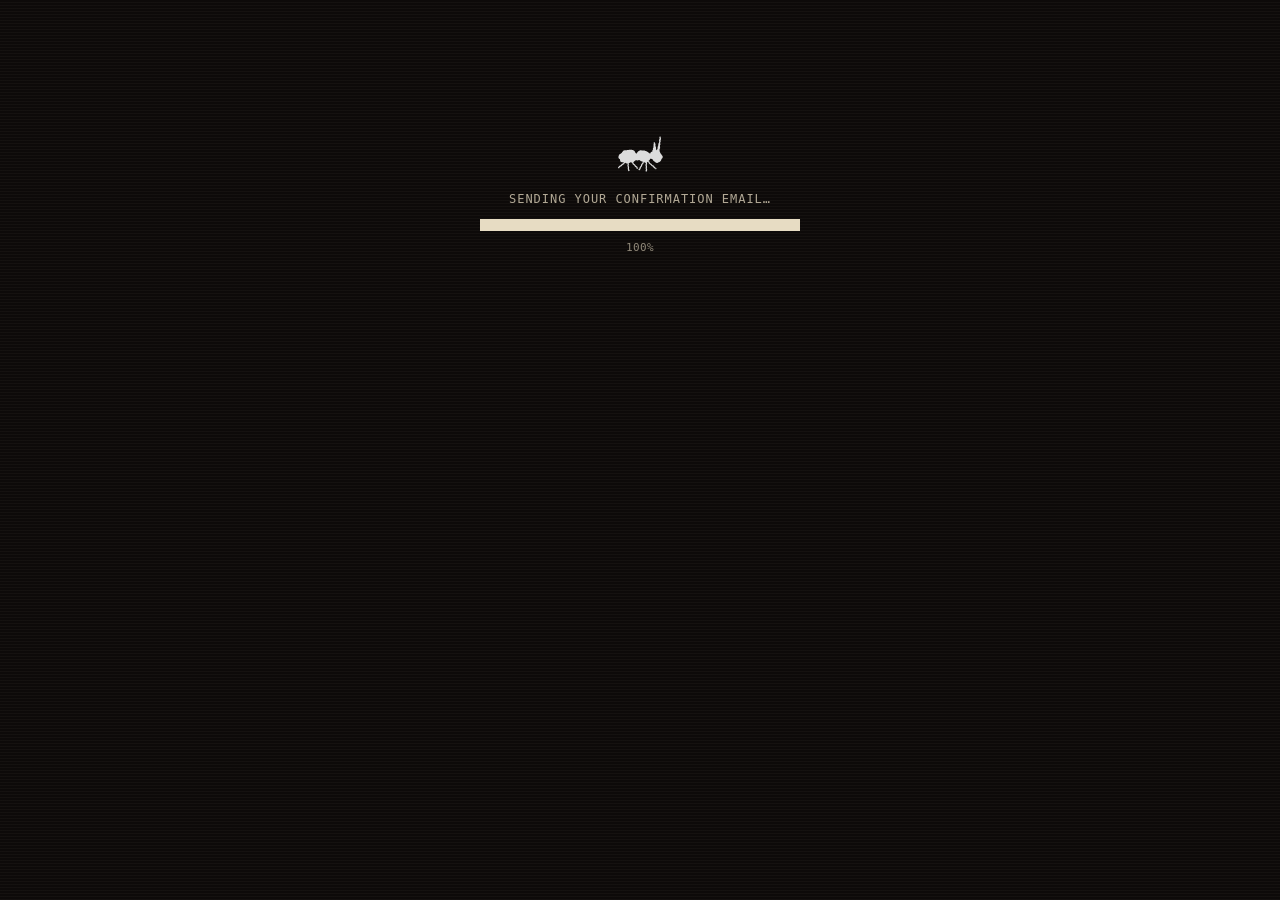
<file: confirm-email/index.html>
<!DOCTYPE html>
<html lang="en">
<head>
  <meta charset="UTF-8" />
  <meta name="viewport" content="width=device-width, initial-scale=1.0, viewport-fit=cover" />
  <title>Check your inbox — Cindy Gravity</title>
  <meta name="robots" content="noindex, nofollow" />
  <meta name="theme-color" content="#0d0a09" />
  <link rel="icon" type="image/png" href="../assets/favicon.png?v=4" />
  <link rel="icon" type="image/svg+xml" href="../assets/favicon.svg?v=4" />
  <style>
    :root {
      --carbon: #0d0a09;
      --cream: #e7dcc3;
      --hot: #ff2e88;
      --mono: "SF Mono", ui-monospace, SFMono-Regular, Menlo, "JetBrains Mono", monospace;
    }
    * { box-sizing: border-box; margin: 0; padding: 0; }
    html, body { max-width: 100%; overflow-x: hidden; }
    body {
      min-height: 100vh;
      background: var(--carbon);
      background-image: repeating-linear-gradient(
        0deg, rgba(231, 220, 195, 0.035) 0 1px, transparent 1px 3px);
      color: var(--cream);
      font-family: var(--mono);
      font-size: 14px;
      line-height: 1.6;
      letter-spacing: 0.03em;
      -webkit-font-smoothing: antialiased;
    }
    .wrap {
      max-width: 460px;
      margin: 0 auto;
      padding: 48px 22px 60px;
      display: flex;
      flex-direction: column;
      align-items: center;
      text-align: center;
      min-height: 100vh;
      justify-content: center;
    }
    .ant { width: 46px; height: auto; margin-bottom: 18px; }

    /* ---- artificial loading bar ---- */
    .loadwrap { width: 100%; max-width: 320px; }
    .loadlabel {
      font-size: 12px;
      letter-spacing: 0.08em;
      text-transform: uppercase;
      opacity: 0.75;
      margin-bottom: 10px;
    }
    .loadbar {
      width: 100%;
      height: 12px;
      border: 1px solid var(--cream);
      position: relative;
      overflow: hidden;
    }
    .loadbar__fill {
      position: absolute;
      inset: 0 auto 0 0;
      width: 0%;
      background: var(--cream);
      transition: width 0.25s steps(12);
    }
    .loadpct {
      font-size: 11px;
      opacity: 0.6;
      margin-top: 8px;
      font-variant-numeric: tabular-nums;
    }
    .loadwrap.done { display: none; }

    .reveal { width: 100%; opacity: 0; transition: opacity 0.4s steps(4); }
    .reveal.on { opacity: 1; }

    h1 {
      font-weight: 400;
      font-size: 24px;
      letter-spacing: 0.04em;
      text-transform: uppercase;
      margin: 6px 0 16px;
      line-height: 1.25;
    }
    p { font-size: 13px; opacity: 0.9; margin: 0 auto 14px; max-width: 38ch; }
    .to-email { opacity: 1; font-weight: 600; }

    .callout {
      border: 1px solid var(--hot);
      background: rgba(255, 46, 136, 0.08);
      padding: 12px 14px;
      max-width: none;
      font-size: 13px;
    }
    .callout strong { color: var(--hot); }

    .steps {
      text-align: left;
      font-size: 12.5px;
      line-height: 1.6;
      padding-left: 18px;
      margin: 4px auto 18px;
      opacity: 0.85;
      max-width: 34ch;
    }
    .steps li { margin-bottom: 6px; }

    .divider {
      width: 100%;
      max-width: 320px;
      border-top: 1px dashed rgba(231, 220, 195, 0.4);
      margin: 26px 0 20px;
    }

    .link-btn {
      display: block;
      font: inherit;
      font-size: 12px;
      letter-spacing: 0.06em;
      text-transform: uppercase;
      color: var(--cream);
      opacity: 0.65;
      text-decoration: underline;
      text-underline-offset: 3px;
      background: none;
      border: none;
      padding: 0;
      cursor: pointer;
    }
    .link-btn:hover { opacity: 1; }

    .back {
      display: block;
      font-size: 12px;
      letter-spacing: 0.08em;
      text-transform: uppercase;
      color: var(--cream);
      opacity: 0.7;
      margin-top: 40px;
      text-decoration: none;
    }
    .back:hover { opacity: 1; }
  </style>
</head>
<body>
  <div class="wrap">
    <img class="ant" src="../assets/ant/ant2.svg" alt="" />

    <div class="loadwrap" id="loadWrap">
      <p class="loadlabel">Sending your confirmation email…</p>
      <div class="loadbar"><div class="loadbar__fill" id="loadFill"></div></div>
      <p class="loadpct" id="loadPct">0%</p>
    </div>

    <div class="reveal" id="reveal">
      <h1>Check your inbox</h1>

      <p>We just sent a confirmation email<span id="toEmailWrap"> to
        <span class="to-email" id="toEmail"></span></span>.</p>

      <p class="callout">You're <strong>not signed up yet</strong> — open that
        email and click the confirmation link inside. That's the last step.</p>

      <ul class="steps">
        <li>Not in your inbox? Check spam or promotions.</li>
        <li>Give it a few minutes — it isn't always instant.</li>
        <li>Search "Cindy Gravity" if it's buried under other mail.</li>
      </ul>

      <div class="divider"></div>

      <p>Still nothing after a few minutes?</p>
      <a class="link-btn" id="helpBtn" href="mailto:hello@cindygravity.com">Report missing confirmation e-mail</a>

      <a class="back" href="../index.html">← cindygravity.com</a>
    </div>
  </div>

  <script>
    /* ---- personalize from the signup we just came from ----
       The address is handed over via sessionStorage, never via the URL: a
       ?email= query string gets written into analytics logs, browser history
       and outgoing Referer headers. Legacy links that still carry the param
       are scrubbed out of the address bar before anything else runs. */
    let email = "";
    try { email = (sessionStorage.getItem("cg_signup_email") || "").trim(); } catch {}

    if (location.search) {
      const legacy = new URLSearchParams(location.search).get("email");
      if (!email && legacy) email = legacy.trim();
      history.replaceState(null, "", location.pathname);
    }

    if (email) {
      document.getElementById("toEmail").textContent = email;
    } else {
      document.getElementById("toEmailWrap").remove();
    }

    const subject = "Didn't get my confirmation email";
    const bodyLines = [
      "Hi! I signed up for the Softness Report but never got the confirmation email.",
      "",
      email ? "My email: " + email : "My email: ",
      "Signed up around: " + new Date().toISOString(),
    ];
    document.getElementById("helpBtn").href =
      "mailto:hello@cindygravity.com?subject=" + encodeURIComponent(subject) +
      "&body=" + encodeURIComponent(bodyLines.join("\n"));

    /* ---- artificial loading bar, then reveal ---- */
    const reduce = matchMedia("(prefers-reduced-motion: reduce)").matches;
    const loadWrap = document.getElementById("loadWrap");
    const loadFill = document.getElementById("loadFill");
    const loadPct = document.getElementById("loadPct");
    const reveal = document.getElementById("reveal");

    function showReveal() {
      loadWrap.classList.add("done");
      reveal.classList.add("on");
    }

    if (reduce) {
      showReveal();
    } else {
      let pct = 0;
      const step = () => {
        pct += 8 + Math.random() * 14;
        if (pct >= 100) {
          pct = 100;
          loadFill.style.width = "100%";
          loadPct.textContent = "100%";
          setTimeout(showReveal, 220);
          return;
        }
        loadFill.style.width = pct + "%";
        loadPct.textContent = Math.floor(pct) + "%";
        setTimeout(step, 110 + Math.random() * 90);
      };
      setTimeout(step, 200);
    }

    /* GoatCounter (cookieless) — the counted path is pinned so no query string
       can ever reach the analytics log, whatever URL this page is opened with */
    const gc = document.createElement("script");
    gc.async = true;
    gc.src = "https://gc.zgo.at/count.js";
    gc.dataset.goatcounter = "https://cindygravitycounter.goatcounter.com/count";
    gc.dataset.goatcounterSettings = JSON.stringify({ path: "/confirm-email/" });
    document.body.appendChild(gc);
  </script>
</body>
</html>
</file>
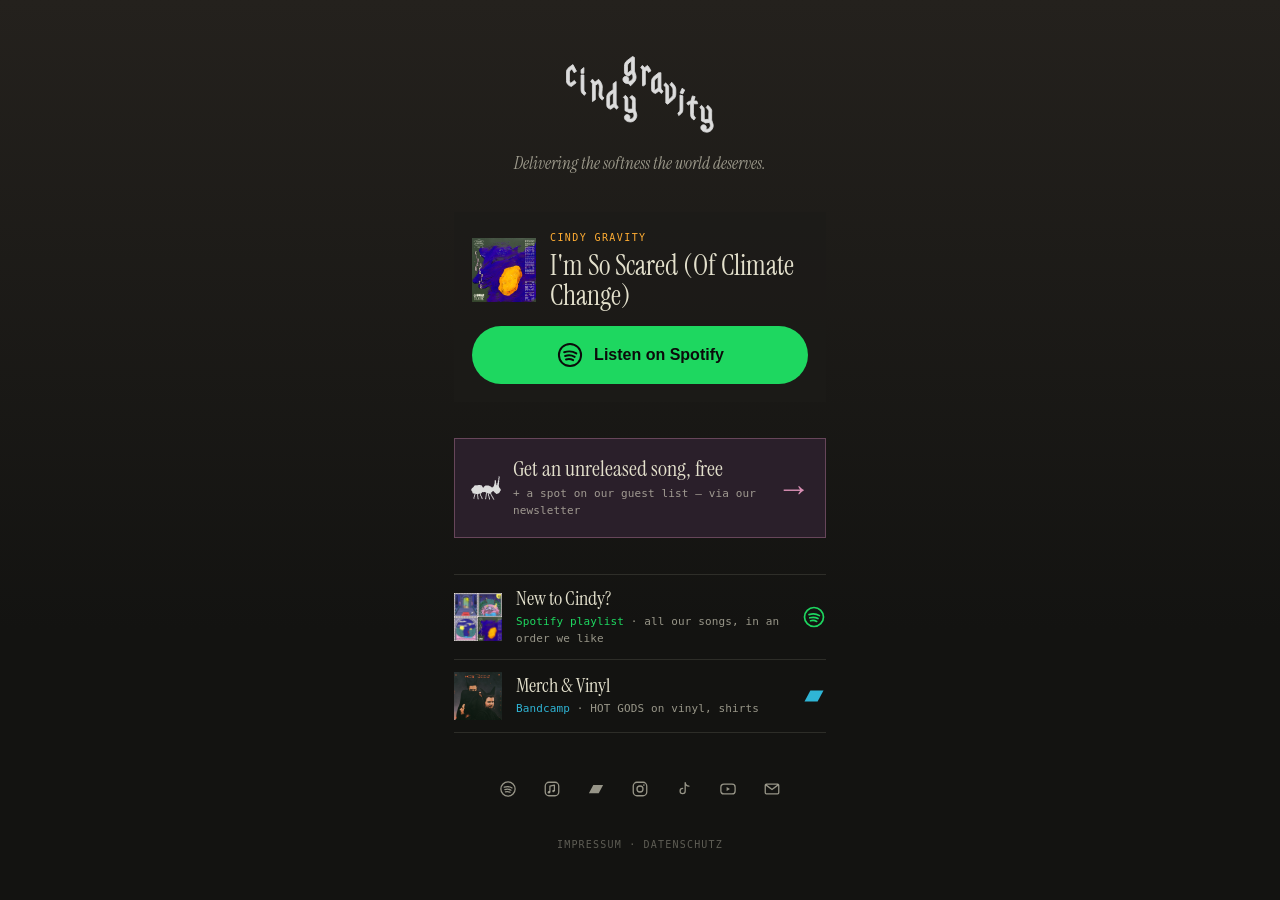
<file: fb/index.html>
<!doctype html>
<!-- Short bio link: forwards to the one /links/ page and tags the source. Nothing to maintain here. -->
<html lang="en"><head><meta charset="utf-8">
<meta name="robots" content="noindex">
<title>Cindy Gravity</title>
<meta http-equiv="refresh" content="0; url=/links/?ref=fb-bio">
<script>location.replace("/links/?ref=fb-bio");</script>
</head><body style="background:#131311"><a href="/links/?ref=fb-bio" style="color:#e3e0cc">Cindy Gravity</a></body></html>
</file>
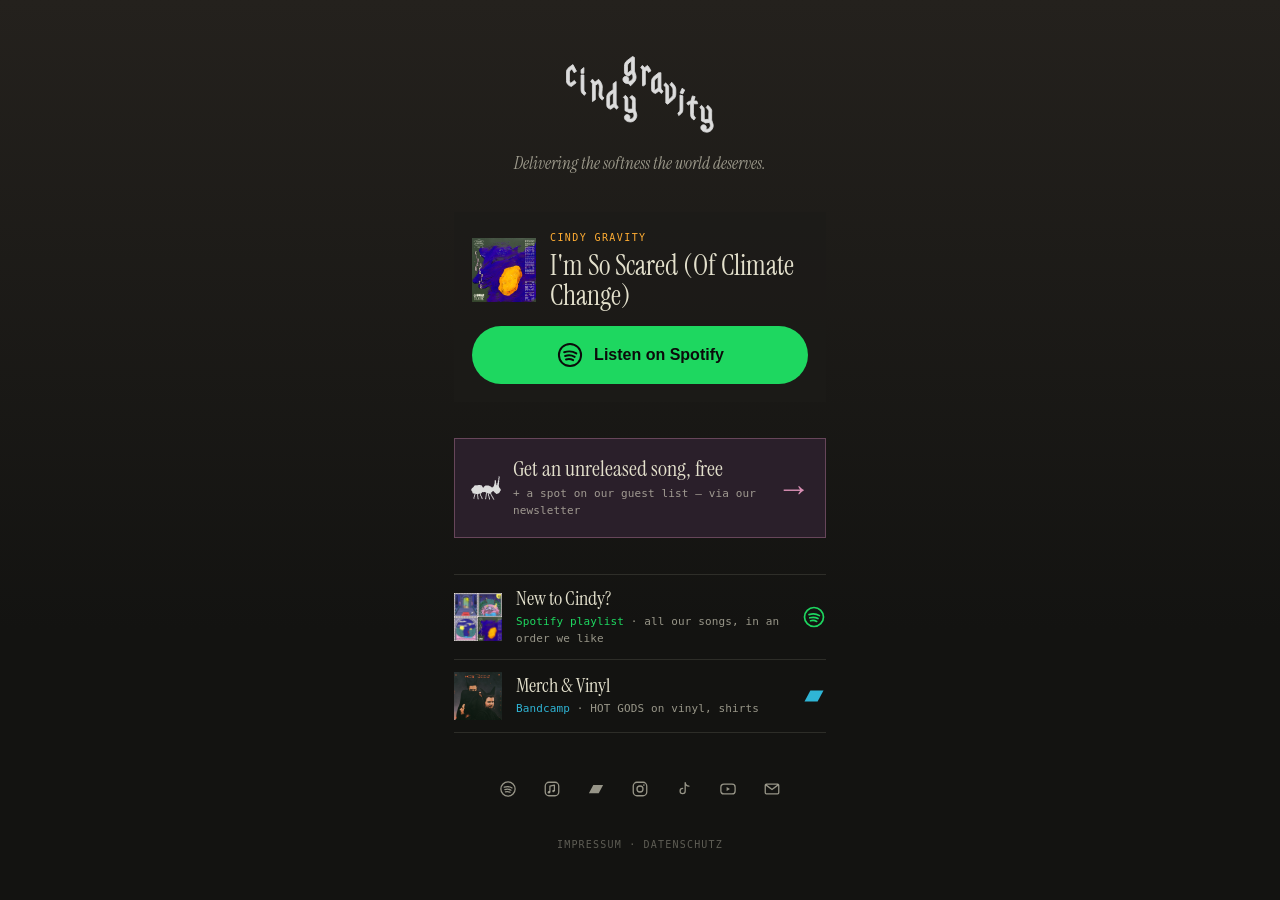
<file: ig/index.html>
<!doctype html>
<!-- Short bio link: forwards to the one /links/ page and tags the source. Nothing to maintain here. -->
<html lang="en"><head><meta charset="utf-8">
<meta name="robots" content="noindex">
<title>Cindy Gravity</title>
<meta http-equiv="refresh" content="0; url=/links/?ref=ig-bio">
<script>location.replace("/links/?ref=ig-bio");</script>
</head><body style="background:#131311"><a href="/links/?ref=ig-bio" style="color:#e3e0cc">Cindy Gravity</a></body></html>
</file>
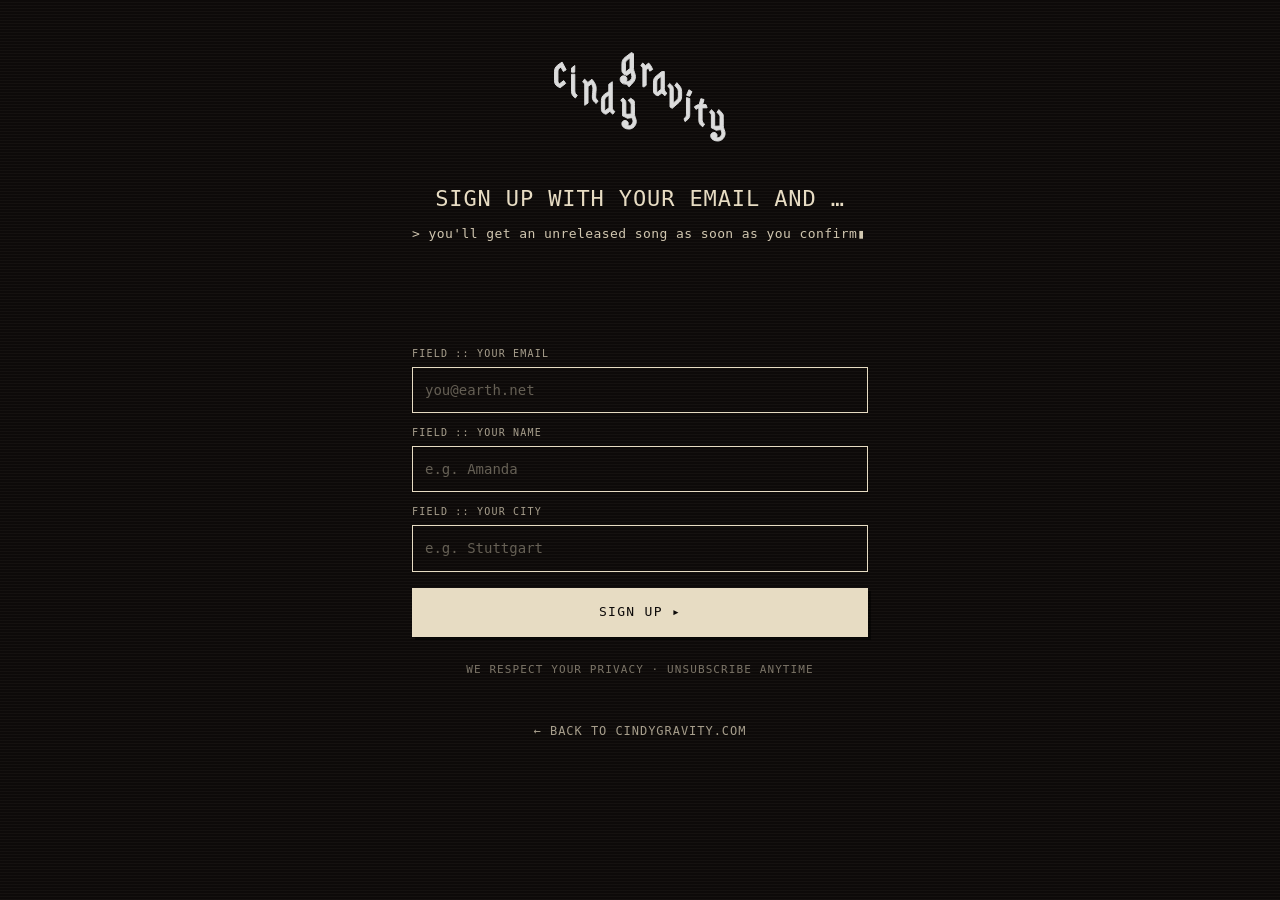
<file: invite/index.html>
<!DOCTYPE html>
<html lang="en">
<head>
  <meta charset="UTF-8" />
  <meta name="viewport" content="width=device-width, initial-scale=1.0, viewport-fit=cover" />
  <title>Softness Report — Cindy Gravity</title>
  <meta name="description" content="Sign up to the Softness Report and get exclusive, unreleased music from Cindy Gravity." />
  <meta name="robots" content="noindex, follow" />
  <meta name="theme-color" content="#0d0a09" />
  <link rel="icon" type="image/png" href="../assets/favicon.png?v=4" />
  <link rel="icon" type="image/svg+xml" href="../assets/favicon.svg?v=4" />

  <!-- social share preview (shared from IG bio etc.) -->
  <meta property="og:type" content="website" />
  <meta property="og:title" content="Softness Report — Cindy Gravity" />
  <meta property="og:description" content="Sign up &amp; get exclusive, unreleased music." />
  <meta property="og:image" content="https://www.cindygravity.com/assets/og-image.jpg" />
  <meta property="og:url" content="https://www.cindygravity.com/invite/" />
  <meta name="twitter:card" content="summary_large_image" />
  <style>
    :root {
      --carbon: #0d0a09;
      --cream: #e7dcc3;
      --hot: #ff2e88;
      --mono: "SF Mono", ui-monospace, SFMono-Regular, Menlo, "JetBrains Mono", monospace;
    }
    * { box-sizing: border-box; margin: 0; padding: 0; }
    html, body { max-width: 100%; overflow-x: hidden; }
    body {
      min-height: 100vh;
      background: var(--carbon);
      background-image: repeating-linear-gradient(
        0deg, rgba(231, 220, 195, 0.035) 0 1px, transparent 1px 3px);
      color: var(--cream);
      font-family: var(--mono);
      font-size: 14px;
      line-height: 1.6;
      letter-spacing: 0.03em;
      -webkit-font-smoothing: antialiased;
    }
    .wrap {
      max-width: 500px;
      margin: 0 auto;
      padding: 48px 22px 56px;
      display: flex;
      flex-direction: column;
      align-items: center;
      text-align: center;
    }
    .wordmark { display: block; width: 172px; margin: 4px 0 26px; }
    .wordmark img { width: 100%; height: auto; display: block; }
    .log {
      white-space: pre-wrap;
      word-break: break-word;
      line-height: 1.95;
      min-height: 3.9em;                 /* reserve space so the form doesn't jump */
      margin-bottom: 8px;
    }
    .cursor { display: inline-block; animation: blink 1.1s steps(1) infinite; }
    @keyframes blink { 50% { opacity: 0; } }

    .reveal {
      width: 100%;
      opacity: 0;
      transition: opacity 0.4s steps(4);
    }
    .reveal.on { opacity: 1; }

    h1 {
      font-weight: 400;
      font-size: 22px;
      letter-spacing: 0.04em;
      text-transform: uppercase;
      margin: 18px 0 12px;
      line-height: 1.2;
    }
    /* the animated lead lines — FIXED height so growing text never pushes the
       form down; each fragment types on its own line with pauses between */
    .typed {
      font-size: 13px;
      line-height: 1.5;
      opacity: 0.9;
      white-space: pre-wrap;
      width: 100%;
      min-height: 7.5em;                   /* reserves the space so the form doesn't jump while typing */
      text-align: left;                    /* the "> " prompts line up like terminal output */
      margin: 0 auto 18px;
    }
    @media (max-width: 560px) {
      .typed { min-height: 11em; }         /* lines wrap on narrow screens — reserve more */
    }

    form { display: grid; gap: 12px; text-align: left; margin-top: 6px; width: 100%; }
    .field { display: grid; gap: 5px; }
    .field span {
      font-size: 10px;
      letter-spacing: 0.12em;
      opacity: 0.7;
      text-transform: uppercase;
    }
    input {
      font: inherit;
      font-size: 14px;
      background: transparent;
      border: 1px solid var(--cream);
      color: var(--cream);
      padding: 11px 12px;
      width: 100%;
    }
    input::placeholder { color: rgba(231, 220, 195, 0.4); }
    input:focus { outline: none; border-color: var(--hot); box-shadow: 2px 2px 0 var(--hot); }

    button {
      font: inherit;
      font-size: 13px;
      letter-spacing: 0.1em;
      text-transform: uppercase;
      background: var(--cream);
      color: var(--carbon);
      border: 1px solid var(--cream);
      padding: 13px 12px;
      margin-top: 4px;
      cursor: pointer;
      box-shadow: 3px 3px 0 rgba(0, 0, 0, 0.5);
    }
    button:hover { box-shadow: 0 0 0 rgba(0, 0, 0, 0.5); }
    button:disabled { cursor: default; opacity: 0.85; box-shadow: none; }

    .privacy { font-size: 11px; letter-spacing: 0.1em; opacity: 0.5; text-transform: uppercase; margin-top: 24px; }
    .back {
      font-size: 12px;
      letter-spacing: 0.08em;
      text-transform: uppercase;
      color: var(--cream);
      opacity: 0.7;
      margin-top: 44px;
      text-decoration: none;
    }
    .back:hover { opacity: 1; }
  </style>
</head>
<body>
  <div class="wrap">
    <a class="wordmark" href="../index.html" aria-label="Cindy Gravity — home">
      <img src="../assets/wordmark.svg" alt="Cindy Gravity" />
    </a>

    <h1>Sign up with your email and …</h1>
    <div class="typed" id="typedBlock" aria-label="You'll get an unreleased song as soon as you confirm. You'll be on the guest list when we play your city. You'll help decide where we tour next. You'll get first dibs on releases, merch and tickets."></div>

    <form id="signup">
        <label class="field">
          <span>Field :: your email</span>
          <input type="email" name="email" required placeholder="you@earth.net" />
        </label>
        <label class="field">
          <span>Field :: your name</span>
          <input type="text" name="name" required placeholder="e.g. Amanda" />
        </label>
        <label class="field">
          <span>Field :: your city</span>
          <input type="text" name="city" placeholder="e.g. Stuttgart" />
        </label>
        <button type="submit" id="submit">Sign up ▸</button>
      </form>

      <p class="privacy">We respect your privacy · Unsubscribe anytime</p>
      <a class="back" href="../index.html">← Back to cindygravity.com</a>
  </div>

  <script>
    /* ---- lead lines type themselves in sequence (short pause between each);
            the form is present from the start ---- */
    const LINES = [
      "> you'll get an unreleased song as soon as you confirm",
      "> you'll be on the guest list when we play your city",
      "> you'll help decide where we tour next",
      "> you'll get first dibs on releases, merch and tickets",
    ];
    const typed = document.getElementById("typedBlock");
    const reduce = matchMedia("(prefers-reduced-motion: reduce)").matches;
    const cursorHTML = '<span class="cursor">▮</span>';
    if (reduce) {
      typed.textContent = LINES.join("\n");
    } else {
      let li = 0, ci = 0;
      (function step() {
        const done = LINES.slice(0, li).join("\n");
        if (li >= LINES.length) { typed.innerHTML = done + cursorHTML; return; }
        const partial = LINES[li].slice(0, ci);
        typed.innerHTML = (done ? done + "\n" : "") + partial + cursorHTML;
        if (ci < LINES[li].length) { ci++; setTimeout(step, 15); }
        else { li++; ci = 0; setTimeout(step, 220); }   // pause between lines
      })();
    }

    /* ---- Kit signup (same form + fields as the main site) ---- */
    async function kitSubscribe({ email, name = "", city = "" }) {
      const b = new URLSearchParams();
      b.set("email_address", email);
      if (name) b.set("fields[first_name]", name);
      if (city) b.set("fields[city]", city);
      const r = await fetch("https://app.kit.com/forms/9652794/subscriptions", {
        method: "POST", headers: { Accept: "application/json" }, body: b,
      });
      if (!r.ok) throw new Error("kit " + r.status);
      return r.json().catch(() => ({}));
    }

    const validEmail = (s) => /^[^\s@]+@[^\s@]+\.[^\s@]{2,}$/.test(String(s).trim());
    const form = document.getElementById("signup");
    const submit = document.getElementById("submit");
    form.addEventListener("submit", async (e) => {
      e.preventDefault();
      const f = new FormData(form);
      if (!validEmail(f.get("email"))) {
        submit.textContent = "Invalid email — check it";
        setTimeout(() => (submit.textContent = "Sign up ▸"), 2200);
        return;
      }
      submit.disabled = true;
      submit.textContent = "Transmitting…";
      try {
        await kitSubscribe({ email: f.get("email"), name: f.get("name"), city: f.get("city") });
        /* hand the address over in-session, never in the URL — query strings end up
           in analytics logs, browser history and Referer headers */
        try { sessionStorage.setItem("cg_signup_email", f.get("email").trim()); } catch {}
        location.href = "../confirm-email/";
      } catch {
        submit.textContent = "Error — try again";
        submit.disabled = false;
      }
    });

    /* GoatCounter (cookieless) */
    const gc = document.createElement("script");
    gc.async = true;
    gc.src = "https://gc.zgo.at/count.js";
    gc.dataset.goatcounter = "https://cindygravitycounter.goatcounter.com/count";
    document.body.appendChild(gc);
  </script>
</body>
</html>
</file>
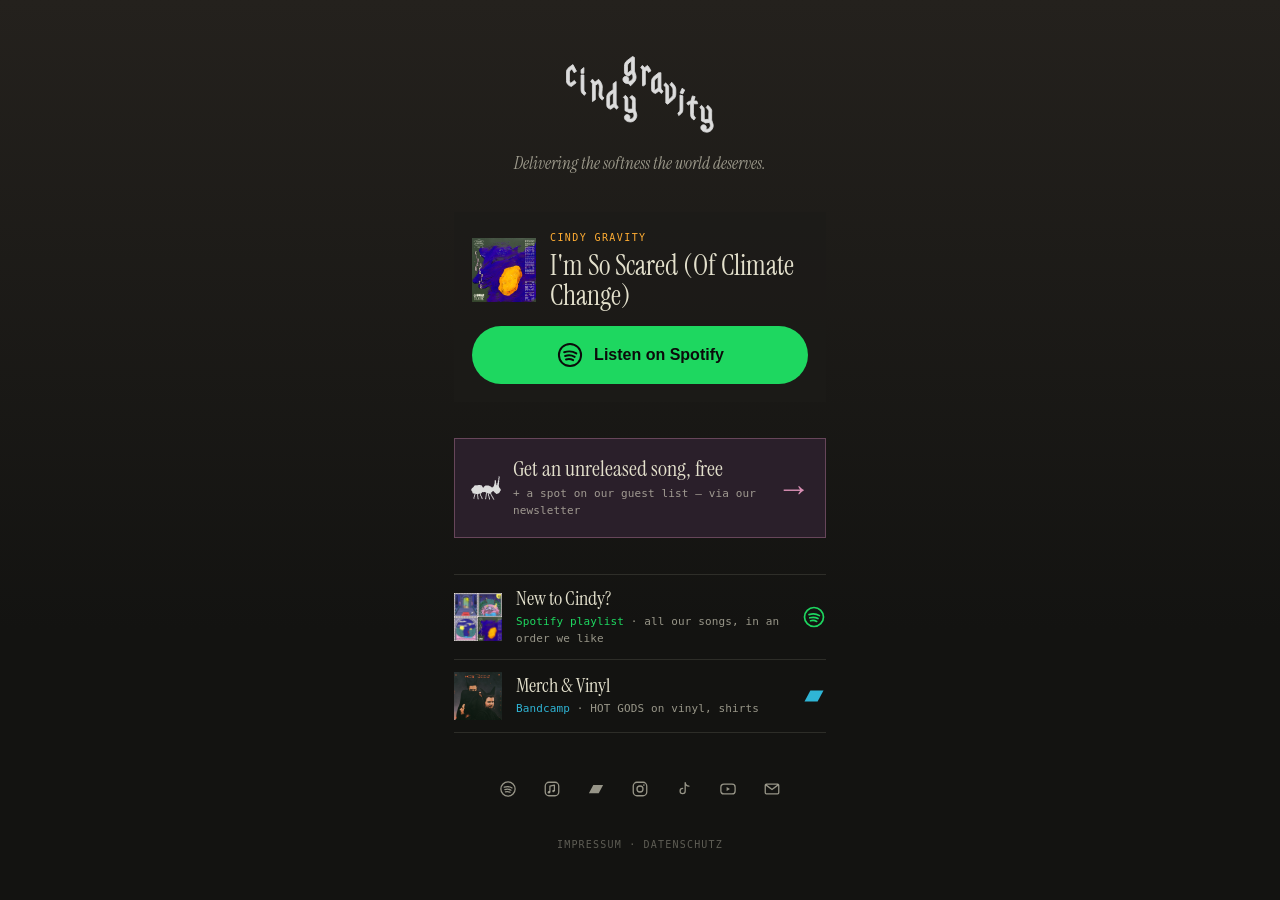
<file: links/index.html>
<!DOCTYPE html>
<html lang="en">
<head>
  <meta charset="UTF-8" />
  <meta name="viewport" content="width=device-width, initial-scale=1.0, viewport-fit=cover" />
  <title>Cindy Gravity — Links</title>
  <meta name="description" content="Cindy Gravity: music, shows, newsletter, merch." />
  <meta name="robots" content="noindex, follow" />
  <meta name="theme-color" content="#0d0a09" />
  <link rel="icon" type="image/png" href="../assets/favicon.png?v=4" />
  <link rel="icon" type="image/svg+xml" href="../assets/favicon.svg?v=4" />

  <meta property="og:type" content="website" />
  <meta property="og:title" content="Cindy Gravity" />
  <meta property="og:description" content="Delivering the softness the world deserves." />
  <meta property="og:image" content="https://www.cindygravity.com/assets/og-image.jpg" />
  <meta property="og:url" content="https://www.cindygravity.com/links/" />
  <meta name="twitter:card" content="summary_large_image" />
  <style>
    @font-face {
      font-family: "Instrument Serif";
      src: url("../assets/fonts/InstrumentSerif-Regular.ttf") format("truetype");
      font-display: swap;
    }
    @font-face {
      font-family: "Instrument Serif";
      src: url("../assets/fonts/InstrumentSerif-Italic.ttf") format("truetype");
      font-style: italic;
      font-display: swap;
    }
    /* same tokens as the main site's nebula theme (Wizemann colours, Nov 2026) */
    :root {
      --bg: #131311;
      --bg-soft: #1c1b18;
      --bg-raise: #262420;
      --ink: #e3e0cc;
      --ink-soft: rgba(227, 224, 204, 0.64);
      --ink-dim: rgba(227, 224, 204, 0.36);
      --line: rgba(227, 224, 204, 0.12);
      --accent: #ffad33;
      --rose: #d98fb4;
      --card: #2a1f2a;
      --card-line: rgba(217, 143, 180, 0.35);
      --hero-bg: rgba(28, 27, 24, 0.72);
      --serif: "Instrument Serif", "Bodoni 72", Georgia, serif;
      --sans: -apple-system, BlinkMacSystemFont, "Helvetica Neue", "Segoe UI", Roboto, Arial, sans-serif;
      --mono: "SF Mono", ui-monospace, SFMono-Regular, Menlo, "JetBrains Mono", monospace;
    }
    * { box-sizing: border-box; margin: 0; padding: 0; }
    html, body { max-width: 100%; overflow-x: hidden; }
    body {
      min-height: 100vh;
      background: linear-gradient(#24211d, var(--bg) 70%) fixed;   /* chosen Nov 6, 2026: quiet warm gradient */
      color: var(--ink);
      font-family: var(--mono);
      font-size: 13px;
      line-height: 1.5;
      letter-spacing: 0.01em;
      -webkit-font-smoothing: antialiased;
    }
    a { color: inherit; text-decoration: none; }
    .wrap { max-width: 420px; margin: 0 auto; padding: 56px 24px 40px; }

    .head { text-align: center; margin-bottom: 36px; }
    .wordmark { display: inline-block; width: 148px; }
    .wordmark img { width: 100%; height: auto; display: block; }
    .tagline { font-family: var(--serif); font-style: italic; font-size: 17px; color: var(--ink-soft); margin-top: 12px; letter-spacing: 0; }

    .label {
      font-size: 10px;
      font-weight: 400;
      letter-spacing: 0.14em;
      text-transform: uppercase;
      color: var(--ink-dim);
      margin-bottom: 10px;
    }
    section { margin-bottom: 36px; }
    /* the tour block gets a real heading, so it reads as its own area */
    #shows { margin-top: 56px; }
    .shows-head { font: 400 30px/1 var(--serif); letter-spacing: 0; margin-bottom: 16px; }

    /* LEVEL 1 — the song: title first, unmistakably a Spotify link */
    .hero { display: block; padding: 18px; background: var(--hero-bg); }
    .hero__top { display: flex; align-items: center; gap: 14px; }
    .hero__cover { width: 64px; height: 64px; flex: none; display: block; object-fit: cover; }
    .hero__kicker { display: block; font-size: 10px; letter-spacing: 0.14em; text-transform: uppercase; color: var(--accent); }
    .hero__title { display: block; font-family: var(--serif); font-size: 28px; line-height: 1.05; letter-spacing: 0; margin-top: 6px; }
    .hero__btn {
      display: flex; justify-content: center; align-items: center; gap: 10px;
      margin-top: 16px; padding: 15px;
      background: #1ed760; color: #0b0b0a;      /* Spotify green = read as "Spotify" before the words */
      font-family: var(--sans); font-size: 16px; font-weight: 600; letter-spacing: 0;
      border-radius: 999px;                     /* Spotify's own pill shape — reads as their button */
      transition: filter 0.2s;
    }
    .hero__btn .ico { width: 28px; height: 28px; }
    .hero:hover .hero__btn { filter: brightness(1.08); }

    /* LEVEL 2 — the newsletter: a tinted card with the oracle ant */
    .invite {
      display: flex; align-items: center; gap: 12px;
      padding: 18px 14px 18px 16px;
      background: var(--card);
      border: 1px solid var(--card-line);
      transition: border-color 0.2s;
    }
    .invite img { width: 30px; height: 30px; flex: none; filter: var(--ant-filter, none); }
    .invite .row__title { font-size: 22px; }
    .invite .row__sub { color: var(--ink-soft); }
    .invite .arrow { color: var(--rose); font: 400 34px/1 var(--sans); }
    .invite:hover { border-color: var(--rose); }

    /* LEVEL 3 — list rows with a thumbnail */
    .row {
      display: flex;
      align-items: center;
      gap: 14px;
      padding: 12px 0;
      border-bottom: 1px solid var(--line);
    }
    .list .row:first-child { border-top: 1px solid var(--line); }
    .thumb { width: 48px; height: 48px; flex: none; display: block; object-fit: cover; }
    .mosaic { width: 48px; height: 48px; flex: none; display: grid; grid-template-columns: 1fr 1fr; }
    .mosaic img { width: 24px; height: 24px; display: block; object-fit: cover; }
    .row__title { display: block; font-family: var(--serif); font-size: 20px; line-height: 1.1; letter-spacing: 0; }
    .row__sub { display: block; font-size: 11px; color: var(--ink-soft); margin-top: 5px; }
    .sp { color: #1ed760; }
    .bc { color: #2fb5d6; }       /* Bandcamp's blue, lifted a touch for the dark ground */
    .bc-ico { margin-left: auto; flex: none; width: 24px; height: 24px; color: #2fb5d6; }
    .sp-ico { margin-left: auto; flex: none; width: 24px; height: 24px; color: #1ed760; }
    .arrow { margin-left: auto; color: var(--ink-dim); transition: color 0.2s, transform 0.2s; }
    .row:hover .arrow, .invite:hover .arrow { color: var(--accent); transform: translateX(3px); }

    /* shows */
    .show { padding: 14px 0; }
    .show__date {
      flex: none; width: 48px; text-align: center;
      font-size: 10px; letter-spacing: 0.1em; text-transform: uppercase; color: var(--ink-soft);
      line-height: 1.2;
    }
    .show__date b { display: block; font-family: var(--serif); font-weight: 400; font-size: 26px; line-height: 1; color: var(--ink); letter-spacing: 0; }
    .show .arrow { font-size: 10px; letter-spacing: 0.12em; }

    .socials { display: flex; justify-content: center; gap: 4px; margin-top: 8px; }
    .socials a { display: grid; place-items: center; width: 40px; height: 40px; color: var(--ink-soft); transition: color 0.2s; }
    .socials a:hover { color: var(--accent); }
    .ico { width: 18px; height: 18px; }

    .foot { text-align: center; font-size: 10px; letter-spacing: 0.12em; color: var(--ink-dim); margin-top: 28px; text-transform: uppercase; }
    .foot a:hover { color: var(--ink); }

  </style>
</head>
<body>
<!-- icon sprite (same line icons as /live/) -->
<svg width="0" height="0" style="position:absolute" aria-hidden="true">
  <symbol id="i-mail" viewBox="0 0 24 24"><rect x="3" y="5.5" width="18" height="13" rx="1.5" fill="none" stroke="currentColor" stroke-width="1.7"/><path d="m3.8 6.5 8.2 6.3 8.2-6.3" fill="none" stroke="currentColor" stroke-width="1.7" stroke-linejoin="round"/></symbol>
  <symbol id="i-spotify" viewBox="0 0 24 24"><circle cx="12" cy="12" r="9.5" fill="none" stroke="currentColor" stroke-width="1.7"/><path d="M7 9.6c3.6-1.1 7.5-.8 10.4 1M7.8 12.8c2.9-.8 5.8-.6 8.2.8M8.6 15.8c2.2-.6 4.3-.4 6.1.6" fill="none" stroke="currentColor" stroke-width="1.7" stroke-linecap="round"/></symbol>
  <symbol id="i-instagram" viewBox="0 0 24 24"><rect x="3" y="3" width="18" height="18" rx="5" fill="none" stroke="currentColor" stroke-width="1.7"/><circle cx="12" cy="12" r="4" fill="none" stroke="currentColor" stroke-width="1.7"/><circle cx="17.2" cy="6.8" r="1.1" fill="currentColor"/></symbol>
  <symbol id="i-tiktok" viewBox="0 0 24 24"><path d="M13.6 3.5v11.2a3.4 3.4 0 1 1-3.4-3.4M13.6 3.5c.4 2.7 2.4 4.6 5 4.8" fill="none" stroke="currentColor" stroke-width="1.7" stroke-linecap="round" stroke-linejoin="round"/></symbol>
  <symbol id="i-youtube" viewBox="0 0 24 24"><rect x="2.5" y="5.5" width="19" height="13" rx="4" fill="none" stroke="currentColor" stroke-width="1.7"/><path d="M10.2 9.4v5.2l4.4-2.6z" fill="currentColor"/></symbol>
  <symbol id="i-bandcamp" viewBox="0 0 24 24"><path d="M2.5 17.5 8.4 6.5h13.1l-5.9 11z" fill="currentColor"/></symbol>
  <symbol id="i-applemusic" viewBox="0 0 24 24"><rect x="3" y="3" width="18" height="18" rx="5" fill="none" stroke="currentColor" stroke-width="1.7"/><path d="M15.2 14.6V6.8l-6 1.4v8.1" fill="none" stroke="currentColor" stroke-width="1.7" stroke-linejoin="round"/><circle cx="7.9" cy="16.4" r="1.6" fill="currentColor"/><circle cx="13.9" cy="14.8" r="1.6" fill="currentColor"/></symbol>
</svg>

  <div class="wrap">
    <header class="head">
      <a class="wordmark" href="../" data-k="home" aria-label="Cindy Gravity — website">
        <img src="../assets/wordmark.svg" alt="Cindy Gravity" />
      </a>
      <p class="tagline">Delivering the softness the world deserves.</p>
    </header>

    <!-- data-k = event name in GoatCounter (links/<k>/<source>) -->
    <section>
      <a class="hero" data-k="song" href="https://open.spotify.com/track/27ThDm3Xyefe9JZxtwk3rc" target="_blank" rel="noopener">
        <span class="hero__top">
          <img class="hero__cover" src="../assets/cover/im-so-scared.jpg" alt="" />
          <span><span class="hero__kicker">Cindy Gravity</span><span class="hero__title">I'm So Scared (Of Climate Change)</span></span>
        </span>
        <span class="hero__btn"><svg class="ico" aria-hidden="true"><use href="#i-spotify"/></svg>Listen on Spotify</span>
      </a>
    </section>

    <section>
      <a class="invite" data-k="newsletter" id="newsletterLink" href="../newsletter/">
        <img src="../assets/ant/ant1.svg" alt="" />
        <span><span class="row__title">Get an unreleased song, free</span><span class="row__sub">+ a spot on our guest list — via our newsletter</span></span>
        <span class="arrow">→</span>
      </a>
    </section>

    <section>
      <div class="list">
        <a class="row" data-k="playlist" href="https://open.spotify.com/playlist/7gVuLOzIHKwm5XOJa8VVQ6" target="_blank" rel="noopener">
          <span class="mosaic" aria-hidden="true"><img src="../assets/cover/hot-gods.jpg" alt="" /><img src="../assets/cover/turn-purple.jpg" alt="" /><img src="../assets/cover/one-two-three.jpg" alt="" /><img src="../assets/cover/im-so-scared.jpg" alt="" /></span>
          <span><span class="row__title">New to Cindy?</span><span class="row__sub"><span class="sp">Spotify playlist</span> · all our songs, in an order we like</span></span>
          <svg class="sp-ico" aria-hidden="true"><use href="#i-spotify"/></svg>
        </a>
        <a class="row" data-k="merch" href="https://cindygravity.bandcamp.com/merch" target="_blank" rel="noopener">
          <img class="thumb" src="../assets/merch/hotgods-front.jpg" alt="" />
          <span><span class="row__title">Merch &amp; Vinyl</span><span class="row__sub"><span class="bc">Bandcamp</span> · HOT GODS on vinyl, shirts</span></span>
          <svg class="bc-ico" aria-hidden="true"><use href="#i-bandcamp"/></svg>
        </a>
      </div>
    </section>

    <!-- filled from Bandsintown; stays hidden when there are no upcoming shows -->
    <section id="shows" hidden>
      <h2 class="shows-head">Next shows</h2>
      <div class="list" id="showList"></div>
    </section>

    <nav class="socials" aria-label="Cindy Gravity elsewhere">
      <a data-k="spotify" href="https://open.spotify.com/artist/58f43Z5rRDgEl6jJXjT4or" target="_blank" rel="noopener" aria-label="Spotify"><svg class="ico" aria-hidden="true"><use href="#i-spotify"/></svg></a>
      <a data-k="applemusic" href="https://music.apple.com/de/artist/cindy-gravity/1475913950" target="_blank" rel="noopener" aria-label="Apple Music"><svg class="ico" aria-hidden="true"><use href="#i-applemusic"/></svg></a>
      <a data-k="bandcamp" href="https://cindygravity.bandcamp.com/" target="_blank" rel="noopener" aria-label="Bandcamp"><svg class="ico" aria-hidden="true"><use href="#i-bandcamp"/></svg></a>
      <a data-k="instagram" href="https://www.instagram.com/cindy__gravity/" target="_blank" rel="noopener" aria-label="Instagram"><svg class="ico" aria-hidden="true"><use href="#i-instagram"/></svg></a>
      <a data-k="tiktok" href="https://www.tiktok.com/@cindygravity" target="_blank" rel="noopener" aria-label="TikTok"><svg class="ico" aria-hidden="true"><use href="#i-tiktok"/></svg></a>
      <a data-k="youtube" href="https://www.youtube.com/@cindygravity" target="_blank" rel="noopener" aria-label="YouTube"><svg class="ico" aria-hidden="true"><use href="#i-youtube"/></svg></a>
      <a data-k="mail" href="mailto:hello@cindygravity.com" aria-label="Email"><svg class="ico" aria-hidden="true"><use href="#i-mail"/></svg></a>
    </nav>

    <p class="foot"><a href="../impressum.html">Impressum</a> · <a href="../datenschutz.html">Datenschutz</a></p>
  </div>

  <script>
    /* ---- source: the bio links carry ?ref= (tt-bio, ig-bio …).
            Each click is counted as a GoatCounter event "links/<k>/<source>",
            and the newsletter link passes the source on, so a signup can be
            traced back to the platform. ---- */
    const ref = (new URLSearchParams(location.search).get("ref") || "direct")
      .toLowerCase().replace(/[^a-z0-9-]/g, "").slice(0, 24) || "direct";
    document.querySelectorAll("[data-k]").forEach((a) => {
      a.dataset.goatcounterClick = `links/${a.dataset.k}/${ref}`;
      a.dataset.goatcounterTitle = a.getAttribute("aria-label") || a.textContent.trim().replace(/\s+/g, " ").slice(0, 60);
    });
    if (ref !== "direct") document.getElementById("newsletterLink").search = "?ref=links-" + ref;

    /* ---- next shows from Bandsintown (same artist + app_id as the main site) ---- */
    const esc = (s) => String(s).replace(/[&<>"]/g,
      (c) => ({ "&": "&amp;", "<": "&lt;", ">": "&gt;", '"': "&quot;" }[c]));
    (async () => {
      try {
        const r = await fetch("https://rest.bandsintown.com/artists/Cindy%20Gravity/events?app_id=da85f5898eb69e00d7ca5b15d0bdc459&date=upcoming");
        if (!r.ok) return;
        const data = await r.json();
        if (!Array.isArray(data) || !data.length) return;
        document.getElementById("showList").innerHTML = data.slice(0, 3).map((ev) => {
          const d = new Date(ev.datetime);
          const date = `<b>${d.getDate()}</b>${d.toLocaleString("en-US", { month: "short" })}`;
          const off = (ev.offers || []).find((o) => o.type === "Tickets") || (ev.offers || [])[0];
          const url = (off && off.url) || ev.url || "#";
          const v = ev.venue || {};
          return `<a class="row show" href="${esc(url)}" target="_blank" rel="noopener" data-goatcounter-click="links/show/${ref}" data-goatcounter-title="${esc(v.city || "")}">
            <span class="show__date">${date}</span>
            <span><span class="row__title">${esc((v.city || "TBA").replace(/ Im /, " im "))}</span><span class="row__sub">${esc(v.name || "")}</span></span>
            <span class="arrow">${off && off.type === "Tickets" ? "TICKETS" : "INFO"}</span>
          </a>`;
        }).join("");
        document.getElementById("shows").hidden = false;
      } catch {}
    })();

    /* GoatCounter (cookieless); loaded after the data-goatcounter-click attributes exist */
    const gc = document.createElement("script");
    gc.async = true;
    gc.src = "https://gc.zgo.at/count.js";
    gc.dataset.goatcounter = "https://cindygravitycounter.goatcounter.com/count";
    document.body.appendChild(gc);
  </script>
</body>
</html>
</file>
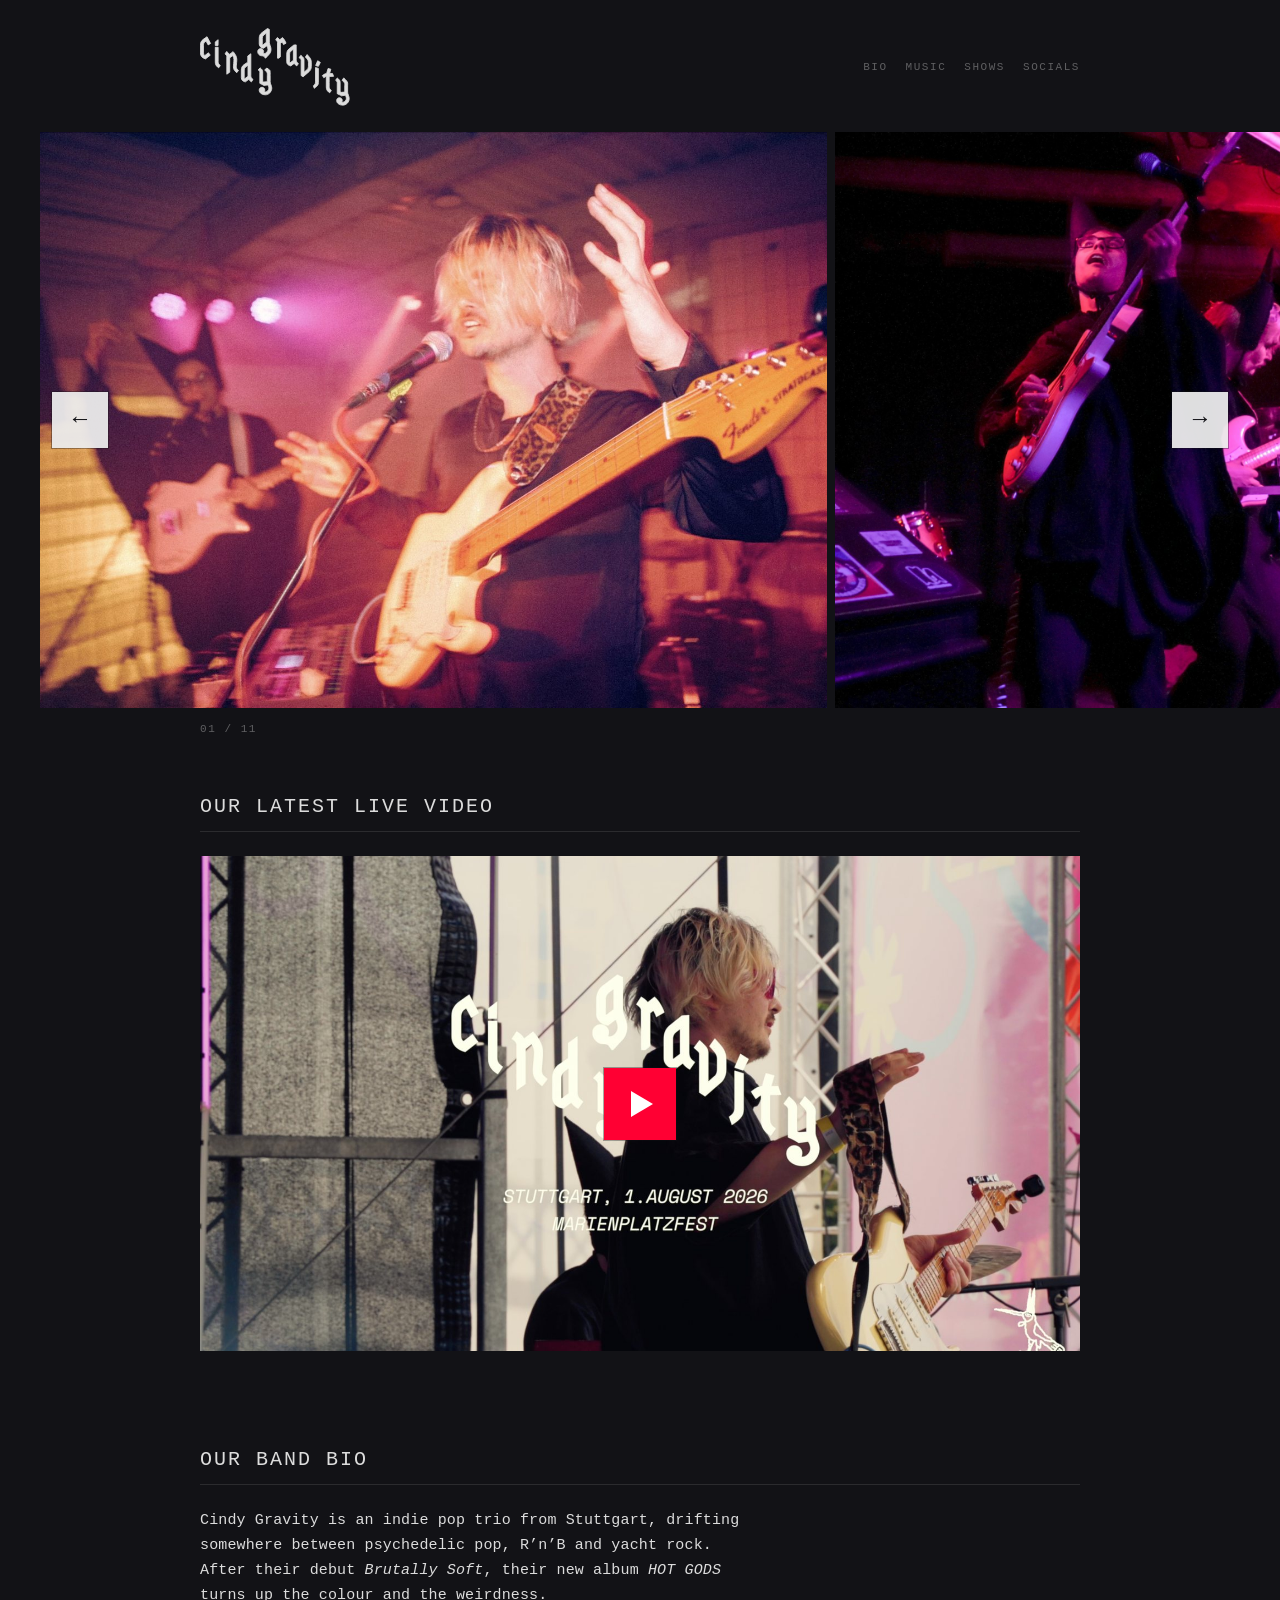
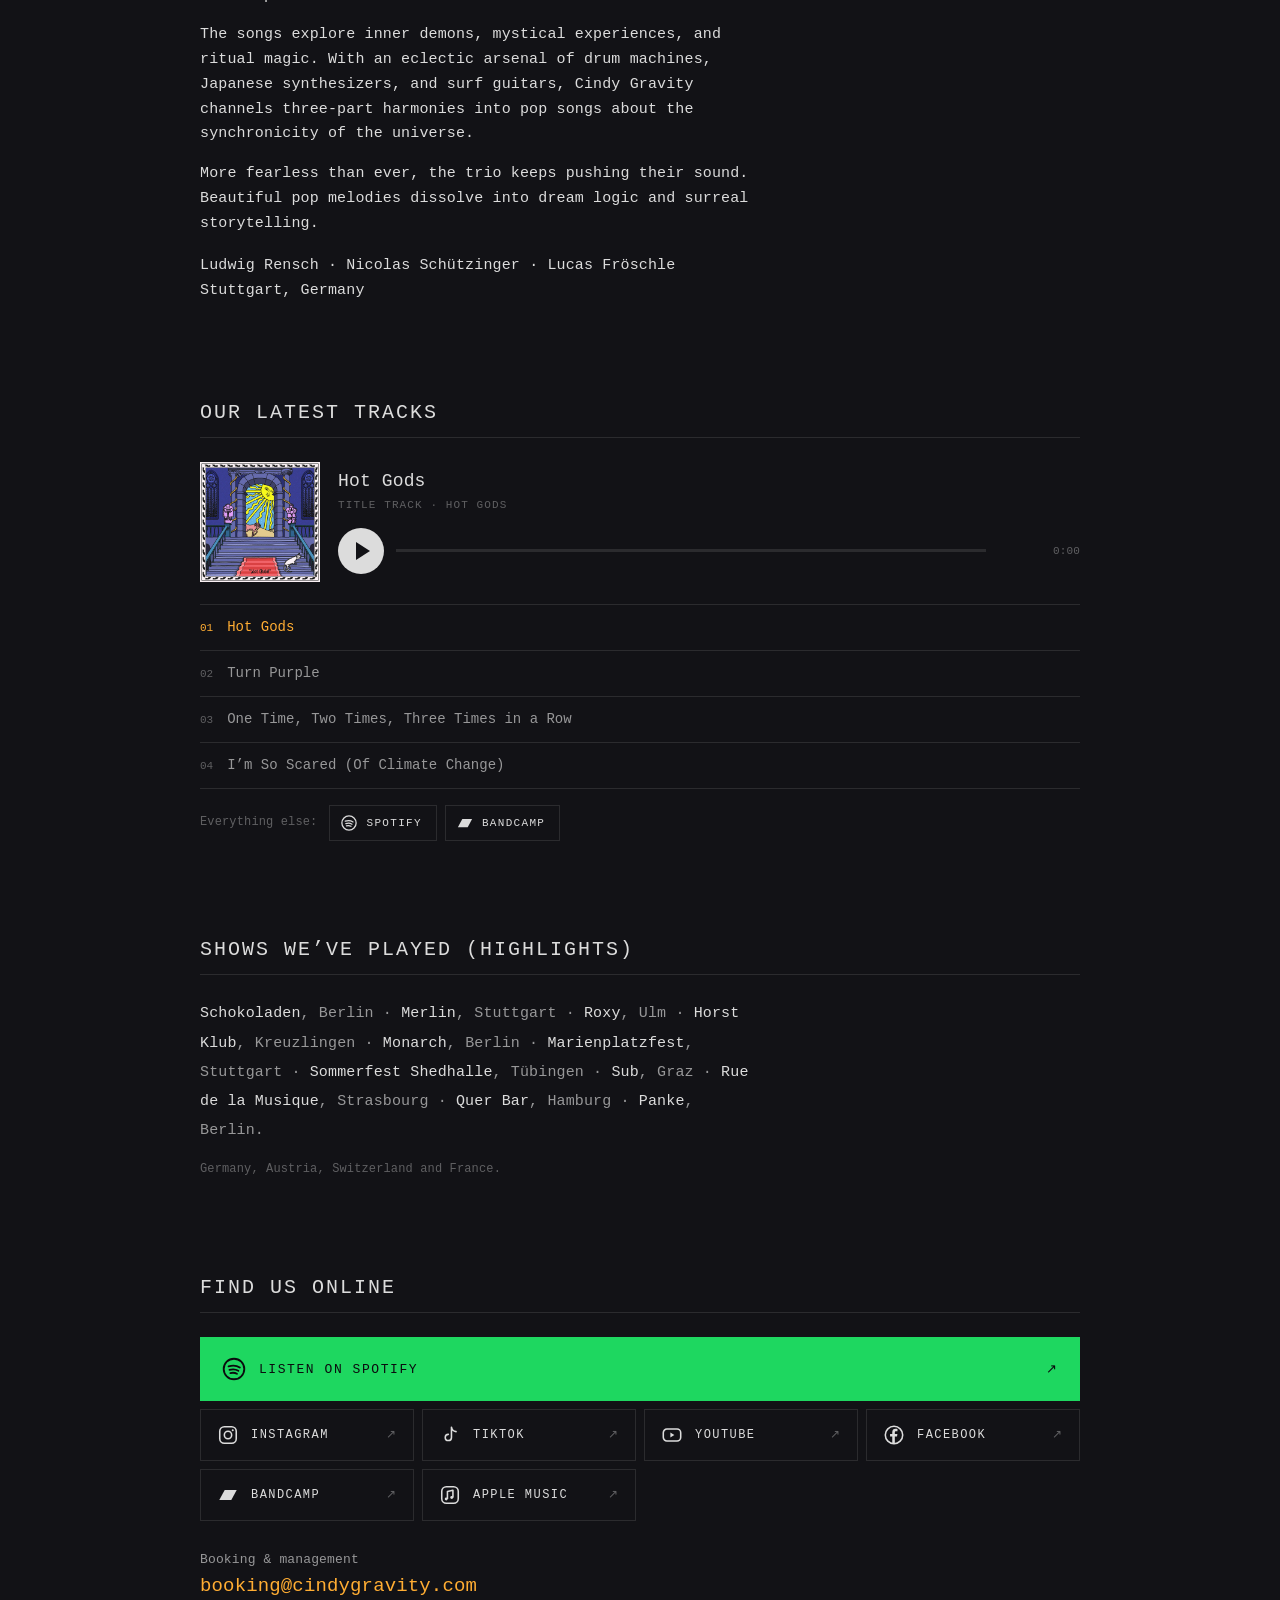
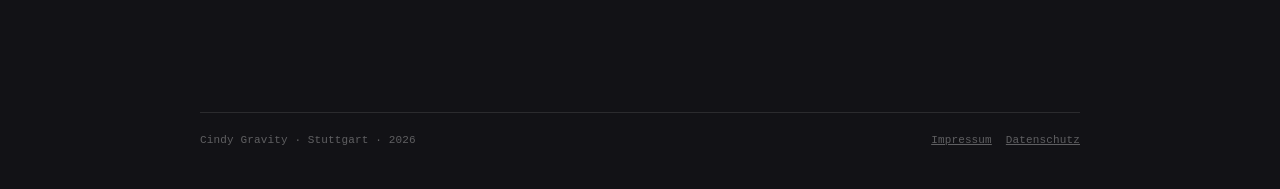
<file: live/index.html>
<!DOCTYPE html>
<html lang="en">
<head>
<meta charset="UTF-8" />
<meta name="viewport" content="width=device-width, initial-scale=1.0, viewport-fit=cover" />
<!-- Chosen layout (Sep 11, 2026): photo carousel on top, video below.
     The rejected video-first variant is in _archiv/. -->
<title>Cindy Gravity — Live</title>
<meta name="description" content="Cindy Gravity live — psychedelic pop trio from Stuttgart. Live video, photos, selected shows, bio and press photos." />
<meta name="robots" content="noindex, nofollow" />
<meta name="theme-color" content="#121216" />
<link rel="icon" type="image/png" href="../assets/favicon.png?v=4" />
  <link rel="icon" type="image/svg+xml" href="../assets/favicon.svg?v=4" />
<meta property="og:type" content="website" />
<meta property="og:title" content="Cindy Gravity — Live" />
<meta property="og:description" content="Psychedelic pop trio from Stuttgart. Live video, photos, shows, press kit." />
<meta property="og:image" content="https://www.cindygravity.com/live/assets/video-poster.jpg" />
<meta property="og:url" content="https://www.cindygravity.com/live/" />
<!-- ?v= forces browsers (esp. Safari) to fetch fresh files — bump it on every change -->
<link rel="stylesheet" href="live.css?v=20260912-2" />
<script data-goatcounter="https://cindygravitycounter.goatcounter.com/count" async src="//gc.zgo.at/count.js"></script>
</head>
<body>

<!-- icon sprite: simple line icons, referenced with <use href="#i-…"> -->
<svg width="0" height="0" style="position:absolute" aria-hidden="true">
  <symbol id="i-mail" viewBox="0 0 24 24"><rect x="3" y="5.5" width="18" height="13" rx="1.5" fill="none" stroke="currentColor" stroke-width="1.7"/><path d="m3.8 6.5 8.2 6.3 8.2-6.3" fill="none" stroke="currentColor" stroke-width="1.7" stroke-linejoin="round"/></symbol>
  <symbol id="i-spotify" viewBox="0 0 24 24"><circle cx="12" cy="12" r="9.5" fill="none" stroke="currentColor" stroke-width="1.7"/><path d="M7 9.6c3.6-1.1 7.5-.8 10.4 1M7.8 12.8c2.9-.8 5.8-.6 8.2.8M8.6 15.8c2.2-.6 4.3-.4 6.1.6" fill="none" stroke="currentColor" stroke-width="1.7" stroke-linecap="round"/></symbol>
  <symbol id="i-instagram" viewBox="0 0 24 24"><rect x="3" y="3" width="18" height="18" rx="5" fill="none" stroke="currentColor" stroke-width="1.7"/><circle cx="12" cy="12" r="4" fill="none" stroke="currentColor" stroke-width="1.7"/><circle cx="17.2" cy="6.8" r="1.1" fill="currentColor"/></symbol>
  <symbol id="i-tiktok" viewBox="0 0 24 24"><path d="M13.6 3.5v11.2a3.4 3.4 0 1 1-3.4-3.4M13.6 3.5c.4 2.7 2.4 4.6 5 4.8" fill="none" stroke="currentColor" stroke-width="1.7" stroke-linecap="round" stroke-linejoin="round"/></symbol>
  <symbol id="i-youtube" viewBox="0 0 24 24"><rect x="2.5" y="5.5" width="19" height="13" rx="4" fill="none" stroke="currentColor" stroke-width="1.7"/><path d="M10.2 9.4v5.2l4.4-2.6z" fill="currentColor"/></symbol>
  <symbol id="i-facebook" viewBox="0 0 24 24"><circle cx="12" cy="12" r="9.5" fill="none" stroke="currentColor" stroke-width="1.7"/><path d="M12.9 21.3v-7.6h2.4l.4-2.8h-2.8V9.2c0-.8.3-1.3 1.4-1.3h1.5V5.4c-.3 0-1.2-.1-2.2-.1-2.1 0-3.5 1.3-3.5 3.6v2H7.7v2.8h2.4v7.6" fill="currentColor"/></symbol>
  <symbol id="i-bandcamp" viewBox="0 0 24 24"><path d="M2.5 17.5 8.4 6.5h13.1l-5.9 11z" fill="currentColor"/></symbol>
  <symbol id="i-applemusic" viewBox="0 0 24 24"><rect x="3" y="3" width="18" height="18" rx="5" fill="none" stroke="currentColor" stroke-width="1.7"/><path d="M15.2 14.6V6.8l-6 1.4v8.1" fill="none" stroke="currentColor" stroke-width="1.7" stroke-linejoin="round"/><circle cx="7.9" cy="16.4" r="1.6" fill="currentColor"/><circle cx="13.9" cy="14.8" r="1.6" fill="currentColor"/></symbol>
</svg>

<header class="top">
  <a class="top__mark" href="https://www.cindygravity.com/"><img src="../assets/wordmark.svg" alt="Cindy Gravity" /></a>
  <nav class="top__nav">
    <a href="#bio">Bio</a><a href="#music">Music</a><a href="#shows">Shows</a><a href="#socials">Socials</a>
  </nav>
  <!-- booking button removed Sep 12, 2026: the page is the second touch after the
       mail is already sent — its job is a coherent picture, not another ask. -->

</header>

<div class="media">

  <!-- ============ LIVE PHOTOS ============ -->
  <div class="carousel" aria-label="Live photos">
    <div class="carousel__stage">
      <div class="carousel__track" id="track" tabindex="0">
        <!-- order = Fritz's file numbering; gaps in the numbers are intentional -->
        <figure class="carousel__slide"><img src="assets/carousel/live-01.jpg" alt="Cindy Gravity live — singer with a Stratocaster mid-song, pink stage light" /></figure>
        <figure class="carousel__slide"><img src="assets/carousel/live-02.jpg" alt="Guitarist in a pointed hood under magenta neon, band behind" loading="lazy" /></figure>
        <figure class="carousel__slide"><img src="assets/carousel/live-03.jpg" alt="Packed room watching the band under blue stage light" loading="lazy" /></figure>
        <figure class="carousel__slide"><img src="assets/carousel/live-04.jpg" alt="Two guitarists in pointed hoods laughing on stage" loading="lazy" /></figure>
        <figure class="carousel__slide"><img src="assets/carousel/live-05.jpg" alt="Keyboardist in a pointed hood playing synth" loading="lazy" /></figure>
        <figure class="carousel__slide"><img src="assets/carousel/live-06.jpg" alt="Audience silhouettes in front of the pink-lit stage" loading="lazy" /></figure>
        <figure class="carousel__slide"><img src="assets/carousel/live-07.jpg" alt="Two guitarists in red light and fog" loading="lazy" /></figure>
        <figure class="carousel__slide"><img src="assets/carousel/live-08.jpg" alt="Two band members hugging on stage in magenta light" loading="lazy" /></figure>
        <figure class="carousel__slide"><img src="assets/carousel/live-09.jpg" alt="Two guitarists in pink stage light and fog" loading="lazy" /></figure>
        <figure class="carousel__slide"><img src="assets/carousel/live-12.jpg" alt="Keyboardist in a pointed hood singing in magenta light" loading="lazy" /></figure>
        <figure class="carousel__slide"><img src="assets/carousel/live-15.jpg" alt="Black-and-white: guitarist in a pointed hood in a spotlight" loading="lazy" /></figure>
      </div>
      <button class="carousel__btn carousel__btn--prev" id="prev" aria-label="Previous photo">←</button>
      <button class="carousel__btn carousel__btn--next" id="next" aria-label="Next photo">→</button>
    </div>
    <div class="carousel__bar"><span id="count">01 / 11</span></div>
  </div>

  <!-- ============ LIVE VIDEO ============ -->
  <div class="video">
    <h2 class="label">Our latest live video</h2>
    <div class="video__frame" id="video" data-yt="lodH_hVoL1Y" role="button" tabindex="0"
         aria-label="Play: Cindy Gravity – You Can Have Him (Live at Marienplatz Festival Stuttgart)">
      <img src="assets/video-poster.jpg" alt="" />
      <span class="video__play" aria-hidden="true"></span>
    </div>
  </div>

</div>

<main class="wrap">

  <!-- ============ BIO ============ -->
  <section class="block bio" id="bio">
    <h2 class="label">Our band bio</h2>
    <!-- Sep 11, 2026: Fritz's final text — "darker chapter" removed (read as goth with the hoods).
         Same text in Press Kit/Band Bio — HOT GODS (2026).txt and the main site's About. -->
    <p>Cindy Gravity is an indie pop trio from Stuttgart, drifting somewhere between psychedelic pop, R’n’B and yacht rock. After their debut <em>Brutally Soft</em>, their new album <em>HOT GODS</em> turns up the colour and the weirdness.</p>
    <p>The songs explore inner demons, mystical experiences, and ritual magic. With an eclectic arsenal of drum machines, Japanese synthesizers, and surf guitars, Cindy Gravity channels three-part harmonies into pop songs about the synchronicity of the universe.</p>
    <p>More fearless than ever, the trio keeps pushing their sound. Beautiful pop melodies dissolve into dream logic and surreal storytelling.</p>
    <p class="bio__meta"><span class="nw">Ludwig Rensch</span><span class="sep"> · </span><span class="nw">Nicolas Schützinger</span><span class="sep"> · </span><span class="nw">Lucas Fröschle</span><br />Stuttgart, Germany</p>
  </section>

  <!-- ============ MUSIC ============ -->
  <!-- audio files are shared with the main site (../assets/music, ../assets/cover);
       nothing downloads until someone presses play -->
  <section class="block" id="music">
    <h2 class="label">Our latest tracks</h2>
    <div class="player" id="player">
      <img class="player__cover" id="plCover" src="../assets/cover/hot-gods.jpg" alt="" />
      <div class="player__main">
        <div class="player__title" id="plTitle">Hot Gods</div>
        <div class="player__meta" id="plMeta">Title track · HOT GODS</div>
        <div class="player__row">
          <button class="player__btn" id="plBtn" aria-label="Play"></button>
          <div class="player__bar" id="plBar" role="slider" aria-label="Seek" tabindex="0"><div class="player__fill" id="plFill"></div></div>
          <span class="player__time" id="plTime">0:00</span>
        </div>
      </div>
    </div>
    <ol class="tracks" id="tracks">
      <li><button data-src="../assets/music/hot-gods.mp3" data-cover="../assets/cover/hot-gods.jpg" data-meta="Title track · HOT GODS"><span class="tn">01</span><span class="tt">Hot Gods</span></button></li>
      <li><button data-src="../assets/music/turn-purple.mp3" data-cover="../assets/cover/turn-purple.jpg" data-meta="New single · from HOT GODS"><span class="tn">02</span><span class="tt">Turn Purple</span></button></li>
      <li><button data-src="../assets/music/one-two-three.mp3" data-cover="../assets/cover/one-two-three.jpg" data-meta="Single · from HOT GODS"><span class="tn">03</span><span class="tt">One Time, Two Times, Three Times in a Row</span></button></li>
      <li><button data-src="../assets/music/im-so-scared.mp3" data-cover="../assets/cover/im-so-scared.jpg" data-meta="Single"><span class="tn">04</span><span class="tt">I’m So Scared (Of Climate Change)</span></button></li>
    </ol>
    <div class="player__more">
      <span class="player__note">Everything else:</span>
      <a class="chip" href="https://open.spotify.com/artist/58f43Z5rRDgEl6jJXjT4or" target="_blank" rel="noopener"><svg class="ico" aria-hidden="true"><use href="#i-spotify"/></svg>Spotify</a>
      <a class="chip" href="https://cindygravity.bandcamp.com/" target="_blank" rel="noopener"><svg class="ico" aria-hidden="true"><use href="#i-bandcamp"/></svg>Bandcamp</a>
    </div>
  </section>

  <!-- ============ SELECTED SHOWS ============ -->
  <section class="block" id="shows">
    <h2 class="label">Shows we’ve played (highlights)</h2>
    <!-- running text instead of a list (from the v3 test): denser, and eleven
         tidy rows read like a CV. Order + selection by Fritz, no dates on purpose.
         Milla Munich left out: postponed to January 2027. -->
    <p class="run"><span class="v">Schokoladen</span>, Berlin · <span class="v">Merlin</span>, Stuttgart ·
    <span class="v">Roxy</span>, Ulm · <span class="v">Horst Klub</span>, Kreuzlingen ·
    <span class="v">Monarch</span>, Berlin · <span class="v">Marienplatzfest</span>, Stuttgart ·
    <span class="v">Sommerfest Shedhalle</span>, Tübingen · <span class="v">Sub</span>, Graz ·
    <span class="v">Rue de la Musique</span>, Strasbourg · <span class="v">Quer Bar</span>, Hamburg ·
    <span class="v">Panke</span>, Berlin.</p>
    <p class="shows__foot">Germany, Austria, Switzerland and France.</p>
  </section>

  <!-- ============ SOCIALS ============ -->
  <section class="block" id="socials">
    <h2 class="label">Find us online</h2>
    <div class="links">
      <a class="is-primary" href="https://open.spotify.com/artist/58f43Z5rRDgEl6jJXjT4or" target="_blank" rel="noopener"><svg class="ico" aria-hidden="true"><use href="#i-spotify"/></svg><span>Listen on Spotify</span></a>
      <a href="https://www.instagram.com/cindy__gravity/" target="_blank" rel="noopener"><svg class="ico" aria-hidden="true"><use href="#i-instagram"/></svg><span>Instagram</span></a>
      <a href="https://www.tiktok.com/@cindygravity" target="_blank" rel="noopener"><svg class="ico" aria-hidden="true"><use href="#i-tiktok"/></svg><span>TikTok</span></a>
      <a href="https://www.youtube.com/@cindygravity" target="_blank" rel="noopener"><svg class="ico" aria-hidden="true"><use href="#i-youtube"/></svg><span>YouTube</span></a>
      <a href="https://www.facebook.com/people/Cindy-Gravity-2/61584086022727/" target="_blank" rel="noopener"><svg class="ico" aria-hidden="true"><use href="#i-facebook"/></svg><span>Facebook</span></a>
      <a href="https://cindygravity.bandcamp.com/" target="_blank" rel="noopener"><svg class="ico" aria-hidden="true"><use href="#i-bandcamp"/></svg><span>Bandcamp</span></a>
      <a href="https://music.apple.com/de/artist/cindy-gravity/1475913950" target="_blank" rel="noopener"><svg class="ico" aria-hidden="true"><use href="#i-applemusic"/></svg><span>Apple Music</span></a>
    </div>
    <p class="contact">Booking &amp; management<br /><a href="mailto:booking@cindygravity.com">booking@cindygravity.com</a></p>
  </section>

  <!-- ============ PRESS PHOTOS — hidden for now (Fritz, Sep 11, 2026) ============
       files stay in assets/press/; to bring it back, delete this comment wrapper
       and re-add <a href="#press">Press</a> to the top nav.
  <section class="block" id="press">
    <h2 class="label">Press photos</h2>
    <div class="press">
      <a href="assets/press/cindy-gravity-press-01.jpg" download><img src="assets/press/cindy-gravity-press-01-thumb.jpg" alt="Cindy Gravity press photo 1" loading="lazy" /></a>
      <a href="assets/press/cindy-gravity-press-02.jpg" download><img src="assets/press/cindy-gravity-press-02-thumb.jpg" alt="Cindy Gravity press photo 2" loading="lazy" /></a>
      <a href="assets/press/cindy-gravity-press-03.jpg" download><img src="assets/press/cindy-gravity-press-03-thumb.jpg" alt="Cindy Gravity press photo 3" loading="lazy" /></a>
      <a href="assets/press/cindy-gravity-press-04.jpg" download><img src="assets/press/cindy-gravity-press-04-thumb.jpg" alt="Cindy Gravity press photo 4" loading="lazy" /></a>
      <a href="assets/press/cindy-gravity-press-05.jpg" download><img src="assets/press/cindy-gravity-press-05-thumb.jpg" alt="Cindy Gravity press photo 5" loading="lazy" /></a>
    </div>
    <p class="press__note">Click a photo to download it. Free to use for press and event promotion.</p>
  </section>
  ============ /PRESS PHOTOS ============ -->

  <footer>
    <span>Cindy Gravity · Stuttgart · 2026</span>
    <span><a href="../impressum.html">Impressum</a><a href="../datenschutz.html">Datenschutz</a></span>
  </footer>
</main>

<script src="live.js?v=20260911-7"></script>
</body>
</html>
</file>
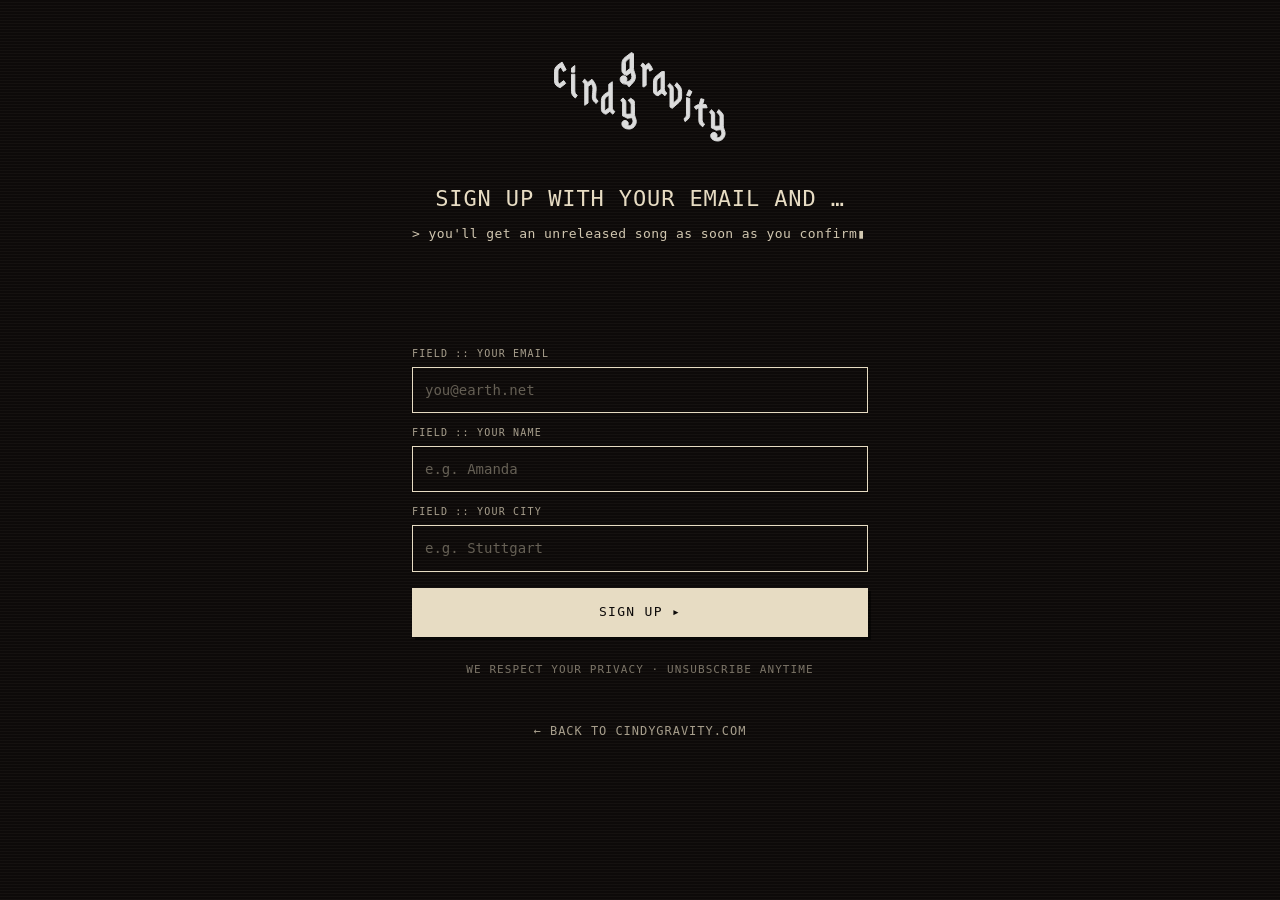
<file: newsletter/index.html>
<!DOCTYPE html>
<html lang="en">
<head>
  <meta charset="UTF-8" />
  <meta name="viewport" content="width=device-width, initial-scale=1.0, viewport-fit=cover" />
  <title>Softness Report — Cindy Gravity</title>
  <meta name="description" content="Sign up to the Softness Report and get exclusive, unreleased music from Cindy Gravity." />
  <meta name="robots" content="noindex, follow" />
  <meta name="theme-color" content="#0d0a09" />
  <link rel="icon" type="image/png" href="../assets/favicon.png?v=4" />
  <link rel="icon" type="image/svg+xml" href="../assets/favicon.svg?v=4" />

  <!-- social share preview (shared from IG bio etc.) -->
  <meta property="og:type" content="website" />
  <meta property="og:title" content="Softness Report — Cindy Gravity" />
  <meta property="og:description" content="Sign up &amp; get exclusive, unreleased music." />
  <meta property="og:image" content="https://www.cindygravity.com/assets/og-image.jpg" />
  <meta property="og:url" content="https://www.cindygravity.com/newsletter/" />
  <meta name="twitter:card" content="summary_large_image" />
  <style>
    :root {
      --carbon: #0d0a09;
      --cream: #e7dcc3;
      --hot: #ff2e88;
      --mono: "SF Mono", ui-monospace, SFMono-Regular, Menlo, "JetBrains Mono", monospace;
    }
    * { box-sizing: border-box; margin: 0; padding: 0; }
    html, body { max-width: 100%; overflow-x: hidden; }
    body {
      min-height: 100vh;
      background: var(--carbon);
      background-image: repeating-linear-gradient(
        0deg, rgba(231, 220, 195, 0.035) 0 1px, transparent 1px 3px);
      color: var(--cream);
      font-family: var(--mono);
      font-size: 14px;
      line-height: 1.6;
      letter-spacing: 0.03em;
      -webkit-font-smoothing: antialiased;
    }
    .wrap {
      max-width: 500px;
      margin: 0 auto;
      padding: 48px 22px 56px;
      display: flex;
      flex-direction: column;
      align-items: center;
      text-align: center;
    }
    .wordmark { display: block; width: 172px; margin: 4px 0 26px; }
    .wordmark img { width: 100%; height: auto; display: block; }
    .log {
      white-space: pre-wrap;
      word-break: break-word;
      line-height: 1.95;
      min-height: 3.9em;                 /* reserve space so the form doesn't jump */
      margin-bottom: 8px;
    }
    .cursor { display: inline-block; animation: blink 1.1s steps(1) infinite; }
    @keyframes blink { 50% { opacity: 0; } }

    .reveal {
      width: 100%;
      opacity: 0;
      transition: opacity 0.4s steps(4);
    }
    .reveal.on { opacity: 1; }

    h1 {
      font-weight: 400;
      font-size: 22px;
      letter-spacing: 0.04em;
      text-transform: uppercase;
      margin: 18px 0 12px;
      line-height: 1.2;
    }
    /* the animated lead lines — FIXED height so growing text never pushes the
       form down; each fragment types on its own line with pauses between */
    .typed {
      font-size: 13px;
      line-height: 1.5;
      opacity: 0.9;
      white-space: pre-wrap;
      width: 100%;
      min-height: 7.5em;                   /* reserves the space so the form doesn't jump while typing */
      text-align: left;                    /* the "> " prompts line up like terminal output */
      margin: 0 auto 18px;
    }
    @media (max-width: 560px) {
      .typed { min-height: 11em; }         /* lines wrap on narrow screens — reserve more */
    }

    form { display: grid; gap: 12px; text-align: left; margin-top: 6px; width: 100%; }
    .field { display: grid; gap: 5px; }
    .field span {
      font-size: 10px;
      letter-spacing: 0.12em;
      opacity: 0.7;
      text-transform: uppercase;
    }
    input {
      font: inherit;
      font-size: 14px;
      background: transparent;
      border: 1px solid var(--cream);
      color: var(--cream);
      padding: 11px 12px;
      width: 100%;
    }
    input::placeholder { color: rgba(231, 220, 195, 0.4); }
    input:focus { outline: none; border-color: var(--hot); box-shadow: 2px 2px 0 var(--hot); }

    button {
      font: inherit;
      font-size: 13px;
      letter-spacing: 0.1em;
      text-transform: uppercase;
      background: var(--cream);
      color: var(--carbon);
      border: 1px solid var(--cream);
      padding: 13px 12px;
      margin-top: 4px;
      cursor: pointer;
      box-shadow: 3px 3px 0 rgba(0, 0, 0, 0.5);
    }
    button:hover { box-shadow: 0 0 0 rgba(0, 0, 0, 0.5); }
    button:disabled { cursor: default; opacity: 0.85; box-shadow: none; }

    .privacy { font-size: 11px; letter-spacing: 0.1em; opacity: 0.5; text-transform: uppercase; margin-top: 24px; }
    .back {
      font-size: 12px;
      letter-spacing: 0.08em;
      text-transform: uppercase;
      color: var(--cream);
      opacity: 0.7;
      margin-top: 44px;
      text-decoration: none;
    }
    .back:hover { opacity: 1; }
  </style>
</head>
<body>
  <div class="wrap">
    <a class="wordmark" href="../index.html" aria-label="Cindy Gravity — home">
      <img src="../assets/wordmark.svg" alt="Cindy Gravity" />
    </a>

    <h1>Sign up with your email and …</h1>
    <div class="typed" id="typedBlock" aria-label="You'll get an unreleased song as soon as you confirm. You'll be on the guest list when we play your city. You'll help decide where we tour next. You'll get first dibs on releases, merch and tickets."></div>

    <form id="signup">
        <label class="field">
          <span>Field :: your email</span>
          <input type="email" name="email" required placeholder="you@earth.net" />
        </label>
        <label class="field">
          <span>Field :: your name</span>
          <input type="text" name="name" required placeholder="e.g. Amanda" />
        </label>
        <label class="field">
          <span>Field :: your city</span>
          <input type="text" name="city" placeholder="e.g. Stuttgart" />
        </label>
        <button type="submit" id="submit">Sign up ▸</button>
      </form>

      <p class="privacy">We respect your privacy · Unsubscribe anytime</p>
      <a class="back" href="../index.html">← Back to cindygravity.com</a>
  </div>

  <script>
    /* ---- lead lines type themselves in sequence (short pause between each);
            the form is present from the start ---- */
    const LINES = [
      "> you'll get an unreleased song as soon as you confirm",
      "> you'll be on the guest list when we play your city",
      "> you'll help decide where we tour next",
      "> you'll get first dibs on releases, merch and tickets",
    ];
    const typed = document.getElementById("typedBlock");
    const reduce = matchMedia("(prefers-reduced-motion: reduce)").matches;
    const cursorHTML = '<span class="cursor">▮</span>';
    if (reduce) {
      typed.textContent = LINES.join("\n");
    } else {
      let li = 0, ci = 0;
      (function step() {
        const done = LINES.slice(0, li).join("\n");
        if (li >= LINES.length) { typed.innerHTML = done + cursorHTML; return; }
        const partial = LINES[li].slice(0, ci);
        typed.innerHTML = (done ? done + "\n" : "") + partial + cursorHTML;
        if (ci < LINES[li].length) { ci++; setTimeout(step, 15); }
        else { li++; ci = 0; setTimeout(step, 220); }   // pause between lines
      })();
    }

    /* ---- Kit signup (same form + fields as the main site) ---- */
    async function kitSubscribe({ email, name = "", city = "" }) {
      const b = new URLSearchParams();
      b.set("email_address", email);
      if (name) b.set("fields[first_name]", name);
      if (city) b.set("fields[city]", city);
      const r = await fetch("https://app.kit.com/forms/9652794/subscriptions", {
        method: "POST", headers: { Accept: "application/json" }, body: b,
      });
      if (!r.ok) throw new Error("kit " + r.status);
      return r.json().catch(() => ({}));
    }

    const validEmail = (s) => /^[^\s@]+@[^\s@]+\.[^\s@]{2,}$/.test(String(s).trim());
    const form = document.getElementById("signup");
    const submit = document.getElementById("submit");
    form.addEventListener("submit", async (e) => {
      e.preventDefault();
      const f = new FormData(form);
      if (!validEmail(f.get("email"))) {
        submit.textContent = "Invalid email — check it";
        setTimeout(() => (submit.textContent = "Sign up ▸"), 2200);
        return;
      }
      submit.disabled = true;
      submit.textContent = "Transmitting…";
      try {
        await kitSubscribe({ email: f.get("email"), name: f.get("name"), city: f.get("city") });
        /* hand the address over in-session, never in the URL — query strings end up
           in analytics logs, browser history and Referer headers */
        try { sessionStorage.setItem("cg_signup_email", f.get("email").trim()); } catch {}
        location.href = "../confirm-email/";
      } catch {
        submit.textContent = "Error — try again";
        submit.disabled = false;
      }
    });

    /* GoatCounter (cookieless) */
    const gc = document.createElement("script");
    gc.async = true;
    gc.src = "https://gc.zgo.at/count.js";
    gc.dataset.goatcounter = "https://cindygravitycounter.goatcounter.com/count";
    document.body.appendChild(gc);
  </script>
</body>
</html>
</file>
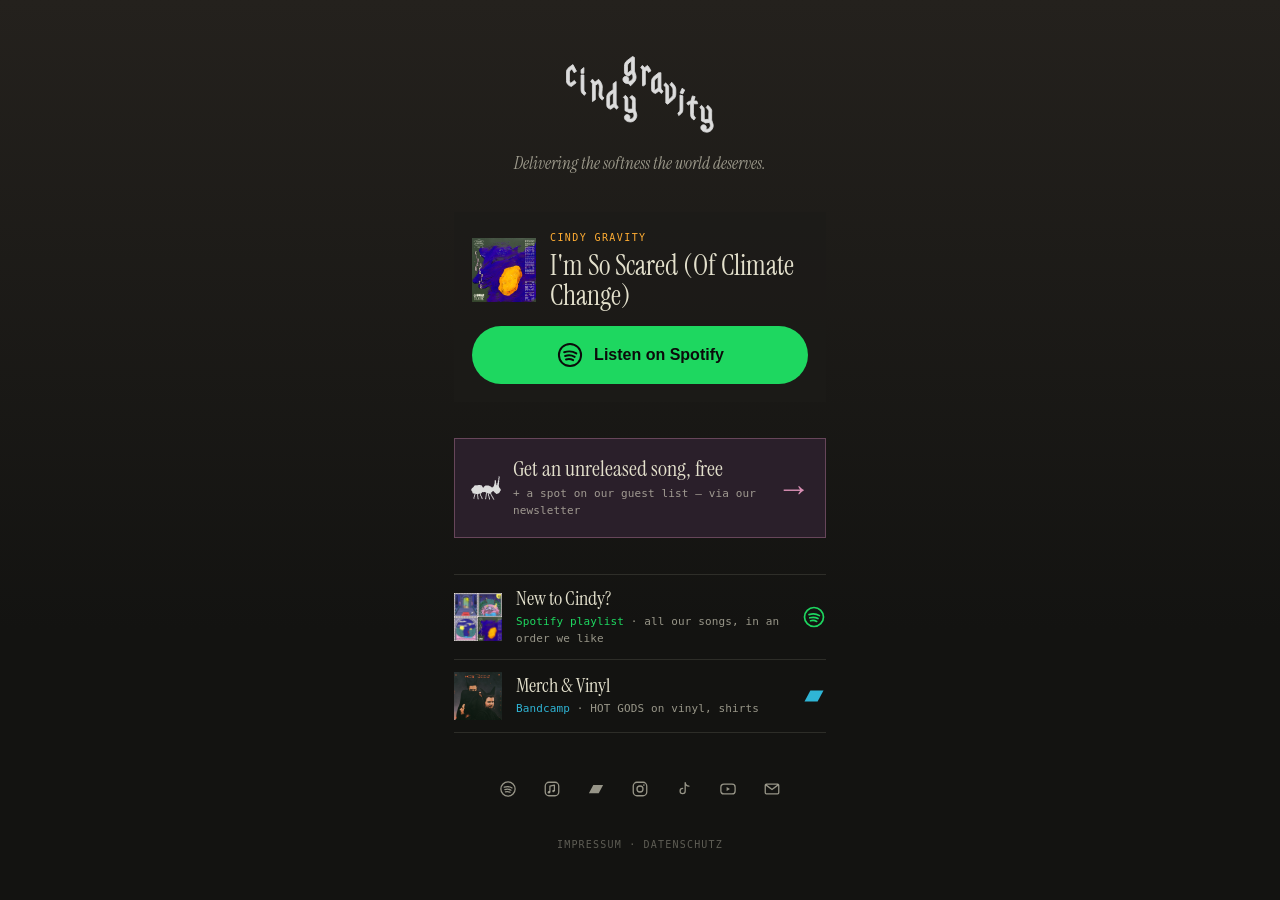
<file: tt/index.html>
<!doctype html>
<!-- Short bio link: forwards to the one /links/ page and tags the source. Nothing to maintain here. -->
<html lang="en"><head><meta charset="utf-8">
<meta name="robots" content="noindex">
<title>Cindy Gravity</title>
<meta http-equiv="refresh" content="0; url=/links/?ref=tt-bio">
<script>location.replace("/links/?ref=tt-bio");</script>
</head><body style="background:#131311"><a href="/links/?ref=tt-bio" style="color:#e3e0cc">Cindy Gravity</a></body></html>
</file>
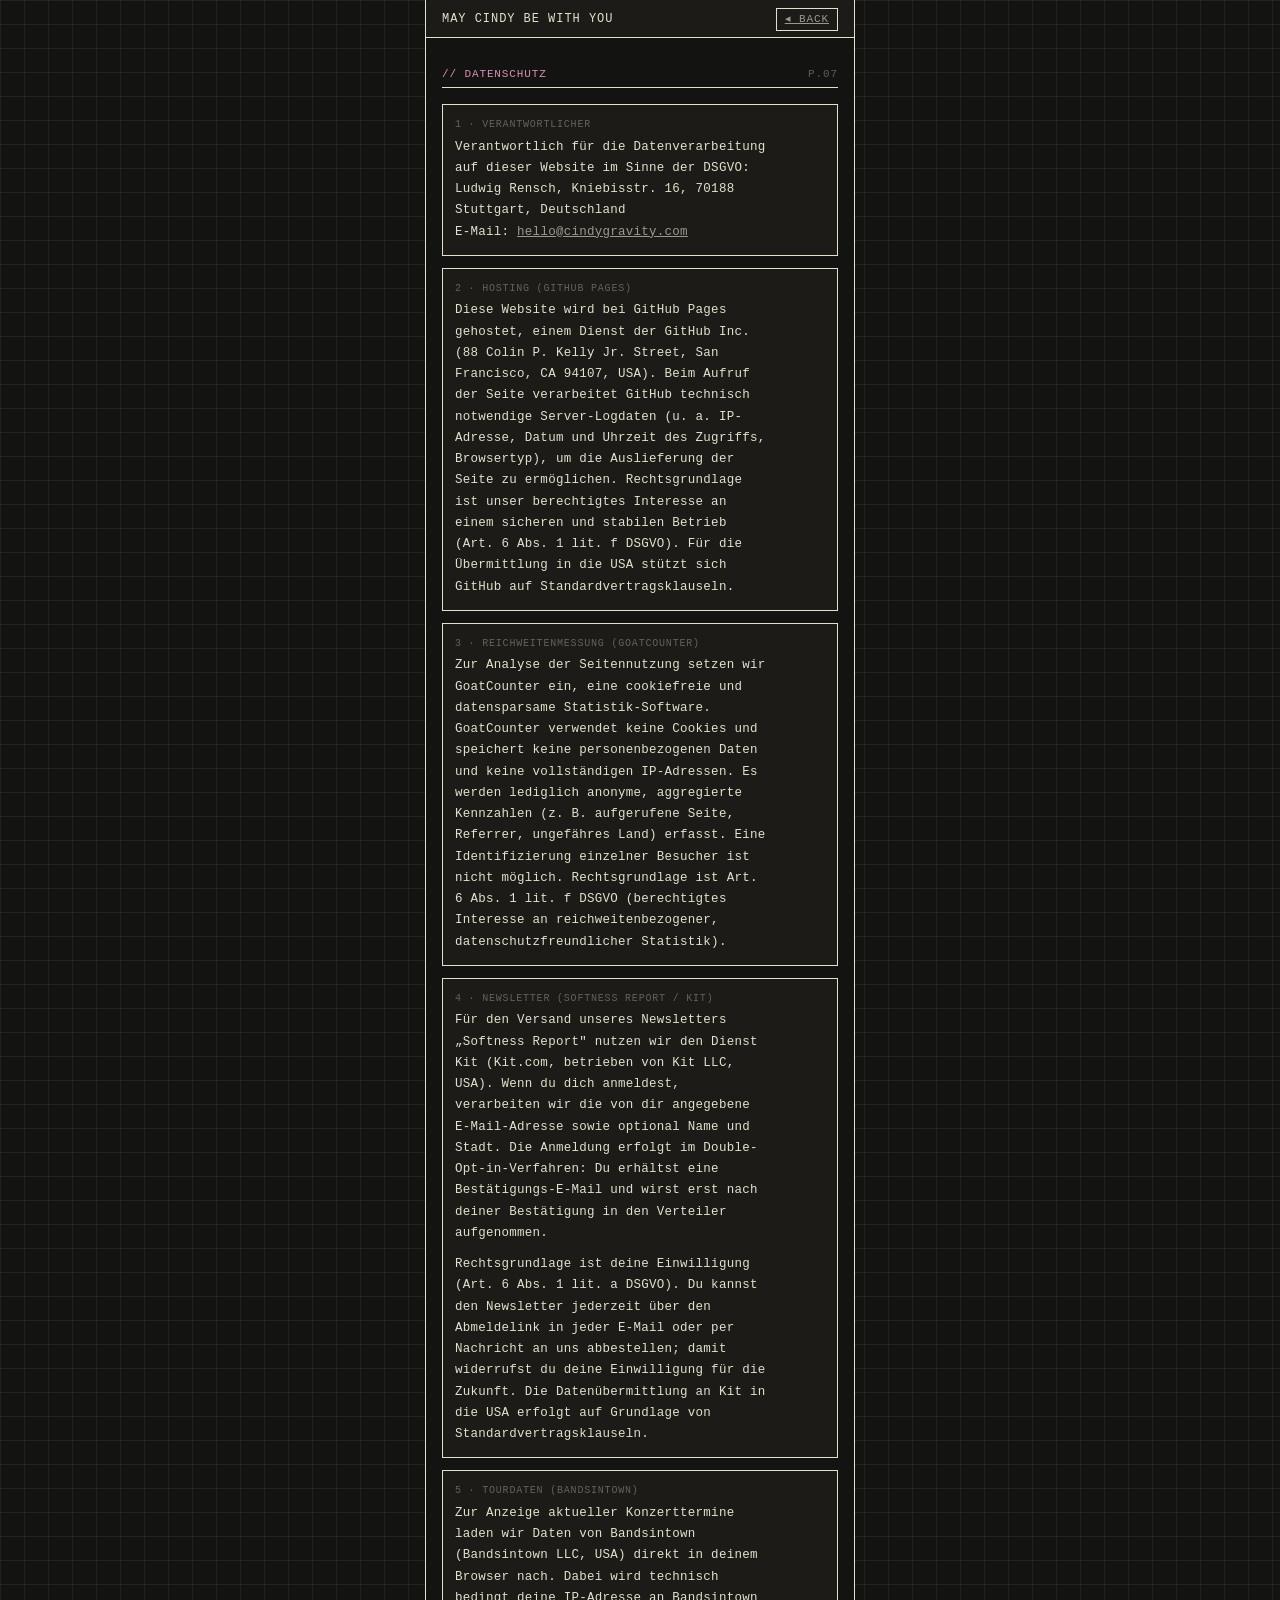
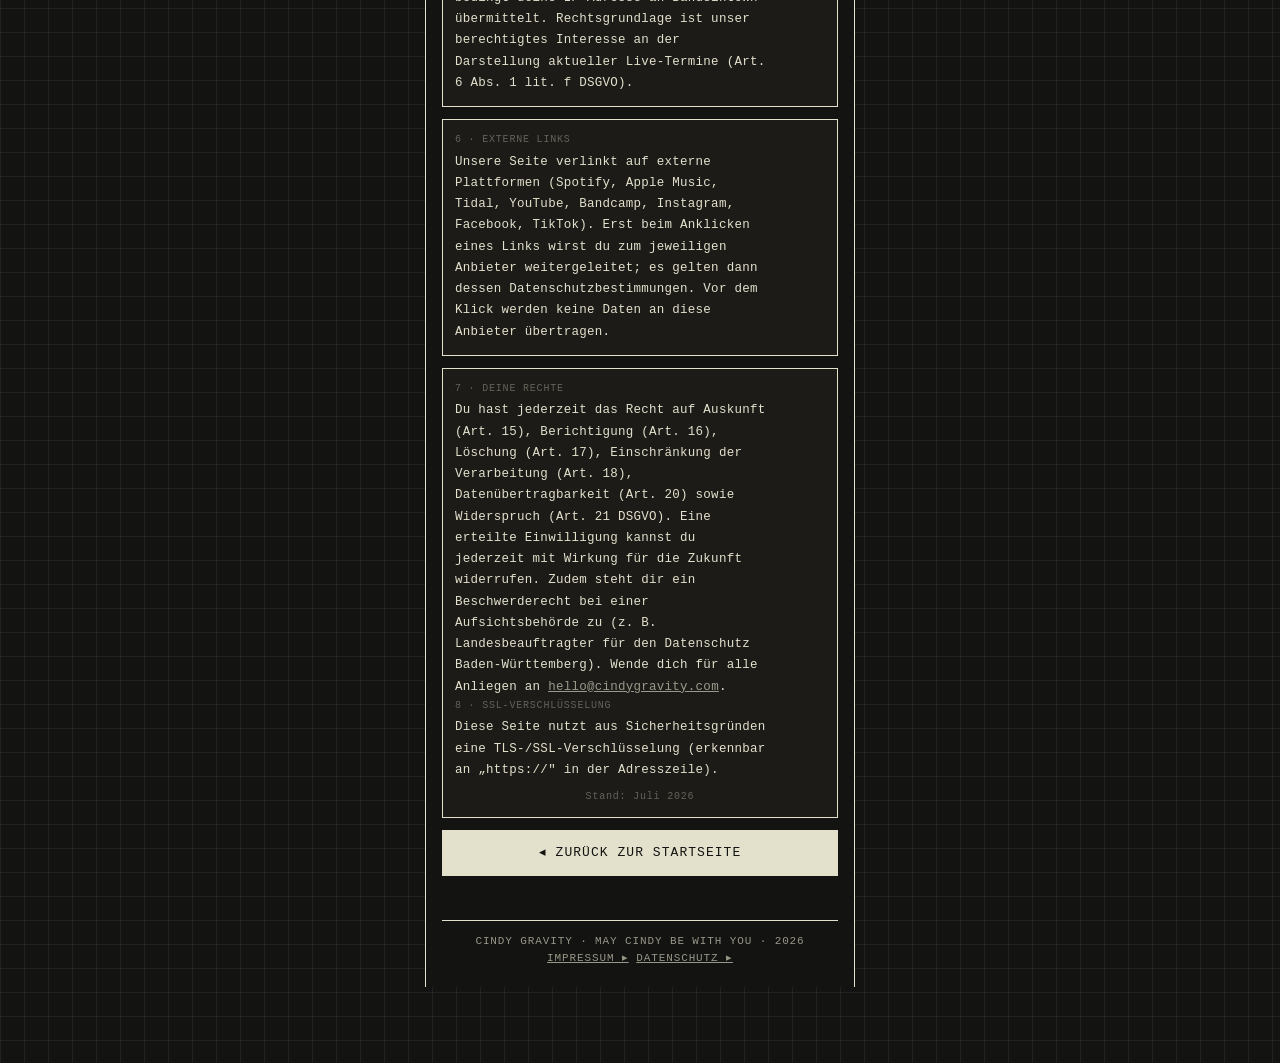
<file: datenschutz.html>
<!DOCTYPE html>
<html lang="de">
<head>
  <meta charset="UTF-8" />
  <meta name="viewport" content="width=device-width, initial-scale=1.0, viewport-fit=cover" />
  <title>CINDY GRAVITY :: DATENSCHUTZ</title>
  <meta name="robots" content="noindex" />
  <link rel="icon" type="image/png" href="assets/favicon.png?v=4" />
  <link rel="icon" type="image/svg+xml" href="assets/favicon.svg?v=4" />
  <link rel="stylesheet" href="css/style.css" />
  <link rel="stylesheet" href="css/site.css" />
</head>
<body data-theme="nebula" class="is-booted legal">

  <header class="statusbar">
    <div class="statusbar__row">
      <span class="statusbar__sys">MAY CINDY BE WITH YOU</span>
      <a class="theme-toggle" href="index.html">◂ BACK</a>
    </div>
  </header>

  <main class="page">
    <section class="section">
      <div class="section__head">
        <span>// DATENSCHUTZ</span><span>P.07</span>
      </div>

      <article class="module">
        <span class="release__label">1 · VERANTWORTLICHER</span>
        <p class="dossier">Verantwortlich für die Datenverarbeitung auf dieser
          Website im Sinne der DSGVO:<br />
          Ludwig Rensch, Kniebisstr. 16, 70188 Stuttgart, Deutschland<br />
          E-Mail: <a class="footer__link" href="mailto:hello@cindygravity.com">hello@cindygravity.com</a></p>
      </article>

      <article class="module">
        <span class="release__label">2 · HOSTING (GITHUB PAGES)</span>
        <p class="dossier">Diese Website wird bei GitHub Pages gehostet, einem Dienst
          der GitHub Inc. (88 Colin P. Kelly Jr. Street, San Francisco, CA 94107,
          USA). Beim Aufruf der Seite verarbeitet GitHub technisch notwendige
          Server-Logdaten (u. a. IP-Adresse, Datum und Uhrzeit des Zugriffs,
          Browsertyp), um die Auslieferung der Seite zu ermöglichen. Rechtsgrundlage
          ist unser berechtigtes Interesse an einem sicheren und stabilen Betrieb
          (Art. 6 Abs. 1 lit. f DSGVO). Für die Übermittlung in die USA stützt sich
          GitHub auf Standardvertragsklauseln.</p>
      </article>

      <article class="module">
        <span class="release__label">3 · REICHWEITENMESSUNG (GOATCOUNTER)</span>
        <p class="dossier">Zur Analyse der Seitennutzung setzen wir GoatCounter ein,
          eine cookiefreie und datensparsame Statistik-Software. GoatCounter
          verwendet keine Cookies und speichert keine personenbezogenen Daten und
          keine vollständigen IP-Adressen. Es werden lediglich anonyme, aggregierte
          Kennzahlen (z. B. aufgerufene Seite, Referrer, ungefähres Land) erfasst.
          Eine Identifizierung einzelner Besucher ist nicht möglich.
          Rechtsgrundlage ist Art. 6 Abs. 1 lit. f DSGVO (berechtigtes Interesse an
          reichweitenbezogener, datenschutzfreundlicher Statistik).</p>
      </article>

      <article class="module">
        <span class="release__label">4 · NEWSLETTER (SOFTNESS REPORT / KIT)</span>
        <p class="dossier">Für den Versand unseres Newsletters „Softness Report"
          nutzen wir den Dienst Kit (Kit.com, betrieben von Kit LLC, USA). Wenn du
          dich anmeldest, verarbeiten wir die von dir angegebene E-Mail-Adresse
          sowie optional Name und Stadt. Die Anmeldung erfolgt im
          Double-Opt-in-Verfahren: Du erhältst eine Bestätigungs-E-Mail und wirst
          erst nach deiner Bestätigung in den Verteiler aufgenommen.</p>
        <p class="dossier">Rechtsgrundlage ist deine Einwilligung (Art. 6 Abs. 1
          lit. a DSGVO). Du kannst den Newsletter jederzeit über den Abmeldelink in
          jeder E-Mail oder per Nachricht an uns abbestellen; damit widerrufst du
          deine Einwilligung für die Zukunft. Die Datenübermittlung an Kit in die USA
          erfolgt auf Grundlage von Standardvertragsklauseln.</p>
      </article>

      <article class="module">
        <span class="release__label">5 · TOURDATEN (BANDSINTOWN)</span>
        <p class="dossier">Zur Anzeige aktueller Konzerttermine laden wir Daten von
          Bandsintown (Bandsintown LLC, USA) direkt in deinem Browser nach. Dabei
          wird technisch bedingt deine IP-Adresse an Bandsintown übermittelt.
          Rechtsgrundlage ist unser berechtigtes Interesse an der Darstellung
          aktueller Live-Termine (Art. 6 Abs. 1 lit. f DSGVO).</p>
      </article>

      <article class="module">
        <span class="release__label">6 · EXTERNE LINKS</span>
        <p class="dossier">Unsere Seite verlinkt auf externe Plattformen (Spotify,
          Apple Music, Tidal, YouTube, Bandcamp, Instagram, Facebook, TikTok). Erst
          beim Anklicken eines Links wirst du zum jeweiligen Anbieter weitergeleitet;
          es gelten dann dessen Datenschutzbestimmungen. Vor dem Klick werden keine
          Daten an diese Anbieter übertragen.</p>
      </article>

      <article class="module">
        <span class="release__label">7 · DEINE RECHTE</span>
        <p class="dossier">Du hast jederzeit das Recht auf Auskunft (Art. 15),
          Berichtigung (Art. 16), Löschung (Art. 17), Einschränkung der Verarbeitung
          (Art. 18), Datenübertragbarkeit (Art. 20) sowie Widerspruch (Art. 21
          DSGVO). Eine erteilte Einwilligung kannst du jederzeit mit Wirkung für die
          Zukunft widerrufen. Zudem steht dir ein Beschwerderecht bei einer
          Aufsichtsbehörde zu (z. B. Landesbeauftragter für den Datenschutz
          Baden-Württemberg). Wende dich für alle Anliegen an
          <a class="footer__link" href="mailto:hello@cindygravity.com">hello@cindygravity.com</a>.</p>

        <span class="release__label">8 · SSL-VERSCHLÜSSELUNG</span>
        <p class="dossier">Diese Seite nutzt aus Sicherheitsgründen eine
          TLS-/SSL-Verschlüsselung (erkennbar an „https://" in der Adresszeile).</p>

        <p class="feednote">Stand: Juli 2026</p>
      </article>

      <a class="btn btn--link" href="index.html">◂ ZURÜCK ZUR STARTSEITE</a>
    </section>

    <footer class="footer">
      <div class="rule"></div>
      <p>CINDY GRAVITY · MAY CINDY BE WITH YOU · 2026<br/>
        <a class="footer__link" href="impressum.html">IMPRESSUM ▸</a>
        <a class="footer__link" href="datenschutz.html">DATENSCHUTZ ▸</a></p>
    </footer>
  </main>

</body>
</html>
</file>
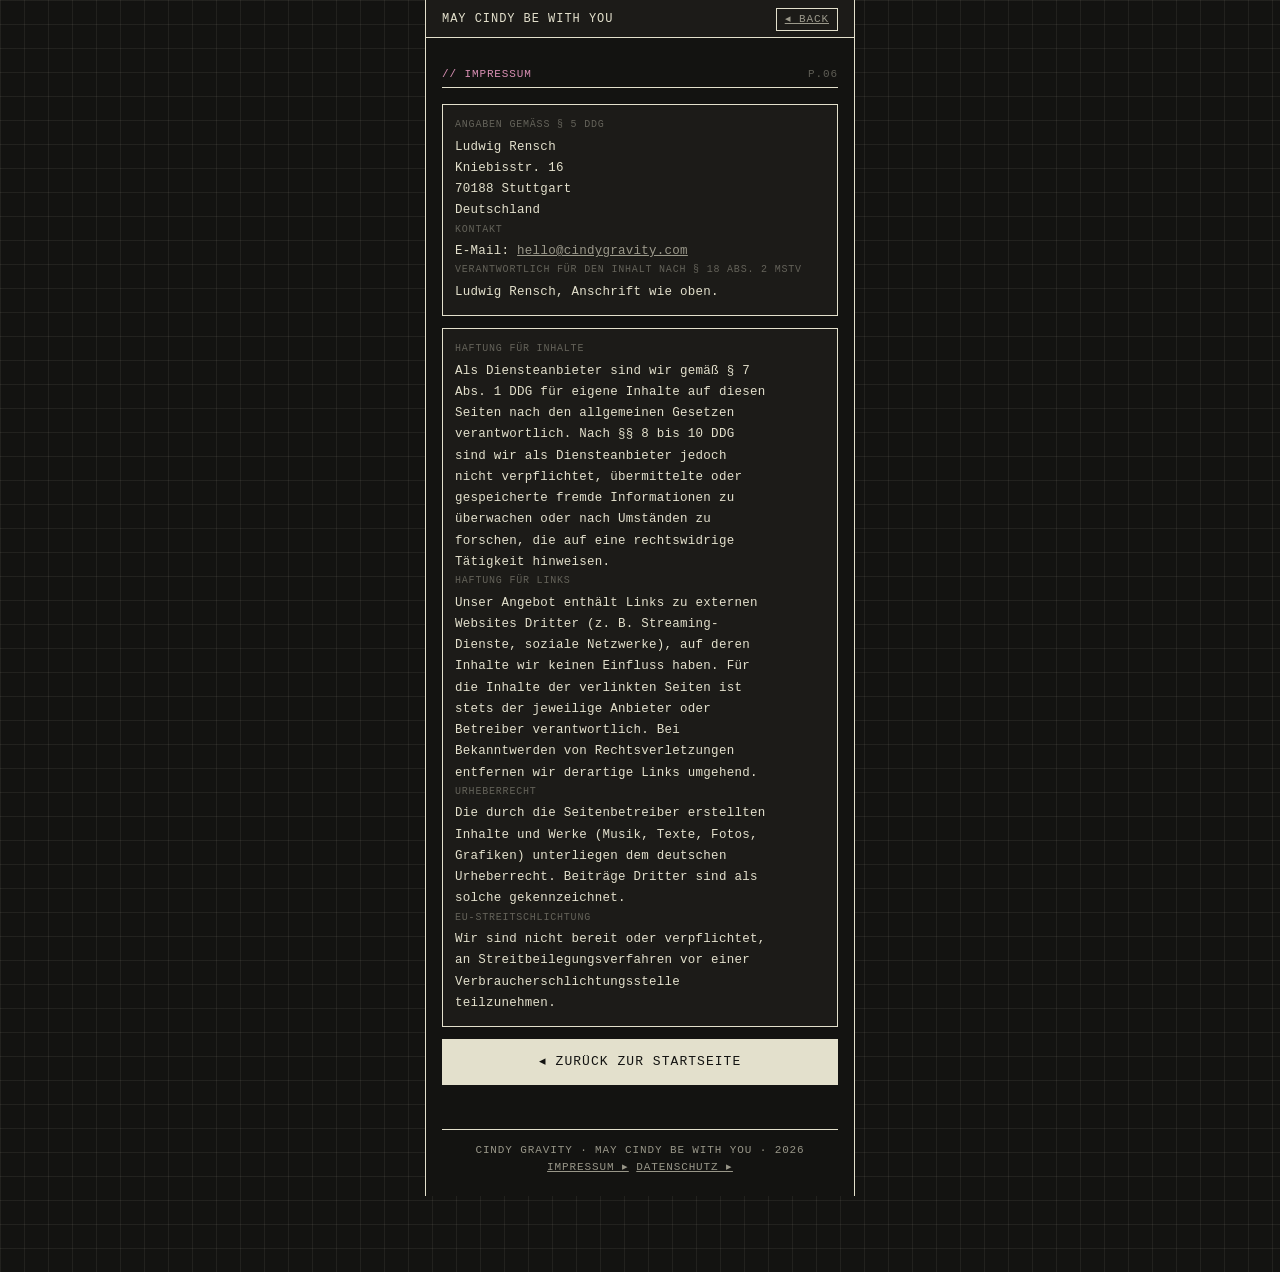
<file: impressum.html>
<!DOCTYPE html>
<html lang="de">
<head>
  <meta charset="UTF-8" />
  <meta name="viewport" content="width=device-width, initial-scale=1.0, viewport-fit=cover" />
  <title>CINDY GRAVITY :: IMPRESSUM</title>
  <meta name="robots" content="noindex" />
  <link rel="icon" type="image/png" href="assets/favicon.png?v=4" />
  <link rel="icon" type="image/svg+xml" href="assets/favicon.svg?v=4" />
  <link rel="stylesheet" href="css/style.css" />
  <link rel="stylesheet" href="css/site.css" />
</head>
<body data-theme="nebula" class="is-booted legal">

  <header class="statusbar">
    <div class="statusbar__row">
      <span class="statusbar__sys">MAY CINDY BE WITH YOU</span>
      <a class="theme-toggle" href="index.html">◂ BACK</a>
    </div>
  </header>

  <main class="page">
    <section class="section">
      <div class="section__head">
        <span>// IMPRESSUM</span><span>P.06</span>
      </div>

      <article class="module">
        <span class="release__label">ANGABEN GEMÄSS § 5 DDG</span>
        <p class="dossier">Ludwig Rensch<br />
          Kniebisstr. 16<br />
          70188 Stuttgart<br />
          Deutschland</p>

        <span class="release__label">KONTAKT</span>
        <p class="dossier">E-Mail:
          <a class="footer__link" href="mailto:hello@cindygravity.com">hello@cindygravity.com</a></p>

        <span class="release__label">VERANTWORTLICH FÜR DEN INHALT NACH § 18 ABS. 2 MSTV</span>
        <p class="dossier">Ludwig Rensch, Anschrift wie oben.</p>
      </article>

      <article class="module">
        <span class="release__label">HAFTUNG FÜR INHALTE</span>
        <p class="dossier">Als Diensteanbieter sind wir gemäß § 7 Abs. 1 DDG für
          eigene Inhalte auf diesen Seiten nach den allgemeinen Gesetzen
          verantwortlich. Nach §§ 8 bis 10 DDG sind wir als Diensteanbieter jedoch
          nicht verpflichtet, übermittelte oder gespeicherte fremde Informationen
          zu überwachen oder nach Umständen zu forschen, die auf eine rechtswidrige
          Tätigkeit hinweisen.</p>

        <span class="release__label">HAFTUNG FÜR LINKS</span>
        <p class="dossier">Unser Angebot enthält Links zu externen Websites Dritter
          (z. B. Streaming-Dienste, soziale Netzwerke), auf deren Inhalte wir keinen
          Einfluss haben. Für die Inhalte der verlinkten Seiten ist stets der
          jeweilige Anbieter oder Betreiber verantwortlich. Bei Bekanntwerden von
          Rechtsverletzungen entfernen wir derartige Links umgehend.</p>

        <span class="release__label">URHEBERRECHT</span>
        <p class="dossier">Die durch die Seitenbetreiber erstellten Inhalte und Werke
          (Musik, Texte, Fotos, Grafiken) unterliegen dem deutschen Urheberrecht.
          Beiträge Dritter sind als solche gekennzeichnet.</p>

        <span class="release__label">EU-STREITSCHLICHTUNG</span>
        <p class="dossier">Wir sind nicht bereit oder verpflichtet, an
          Streitbeilegungsverfahren vor einer Verbraucherschlichtungsstelle
          teilzunehmen.</p>
      </article>

      <a class="btn btn--link" href="index.html">◂ ZURÜCK ZUR STARTSEITE</a>
    </section>

    <footer class="footer">
      <div class="rule"></div>
      <p>CINDY GRAVITY · MAY CINDY BE WITH YOU · 2026<br/>
        <a class="footer__link" href="impressum.html">IMPRESSUM ▸</a>
        <a class="footer__link" href="datenschutz.html">DATENSCHUTZ ▸</a></p>
    </footer>
  </main>

</body>
</html>
</file>
<file: live/live.css>
/* Cindy Gravity — /live/ page (EPK / booking)
   Deliberately simpler than the main site: one flat dark ground, no grid,
   no boot screen. Shared by both layout variants (index.html + video-oben.html). */

:root{
  --bg:#121216;                         /* the one background colour */
  --ink:#dcdcdc;                        /* = wordmark colour */
  --ink-soft:rgba(220,220,220,.66);
  --ink-dim:rgba(220,220,220,.38);
  --rule:rgba(220,220,220,.12);
  --accent:#ffad33;
  --font:"SF Mono",ui-monospace,SFMono-Regular,Menlo,"JetBrains Mono","IBM Plex Mono",Consolas,monospace;
  /* never less than the notch / rounded-corner inset on phones in landscape */
  --pad:max(clamp(18px,4vw,40px), env(safe-area-inset-left), env(safe-area-inset-right));
  --maxw:960px;
}
*{box-sizing:border-box;margin:0;padding:0}
html{scroll-behavior:smooth;overflow-x:clip}
body{
  background:var(--bg); color:var(--ink-soft);
  font-family:var(--font); font-size:14px; line-height:1.65; letter-spacing:.01em;
  -webkit-font-smoothing:antialiased; overflow-x:clip;
}
::selection{background:var(--accent);color:var(--bg)}
a{color:inherit}
a,button{-webkit-tap-highlight-color:transparent}
.nw{white-space:nowrap}
img{display:block;max-width:100%}

.wrap{max-width:var(--maxw);margin:0 auto;padding:0 var(--pad)}

/* ---------- header ---------- */
.top{
  display:flex;align-items:center;justify-content:space-between;gap:12px 28px;flex-wrap:wrap;
  padding:28px var(--pad) 26px;max-width:var(--maxw);margin:0 auto;
}
.top__mark{width:150px;flex:none}
.top__mark img{width:100%;height:auto}
.top__nav{display:flex;gap:18px;flex-wrap:wrap;justify-content:flex-end;
  font-size:11px;letter-spacing:.14em;text-transform:uppercase}
.top__nav a{color:var(--ink-dim);text-decoration:none}
.top__nav a:hover{color:var(--ink)}

/* ---------- media stack (order differs per variant) ---------- */
.media{display:flex;flex-direction:column;gap:clamp(28px,5vw,56px)}

/* carousel: a horizontal strip, every photo keeps its own aspect ratio */
.carousel{position:relative}
.carousel__track{
  display:flex;align-items:center;gap:8px;overflow-x:auto;scroll-snap-type:x mandatory;
  scroll-behavior:smooth;scrollbar-width:none;
  padding:0 var(--pad);scroll-padding:0 var(--pad);
}
.carousel__track::-webkit-scrollbar{display:none}
.carousel__slide{flex:none;scroll-snap-align:center}
/* never crop: every photo fits inside max height × max width at its own ratio
   (on phones a landscape shot simply gets smaller instead of losing a face) */
.carousel__slide img{
  width:auto;height:auto;max-height:clamp(300px,64vh,640px);max-width:86vw;
  background:#1b1b21;
}
/* arrows sit ON the photos, left/right, vertically centred — solid light keys
   so they read on any photo (the thin ring keeps them visible on bright shots) */
.carousel__stage{position:relative}
.carousel__btn{
  position:absolute;top:50%;z-index:2;transform:translateY(-50%);
  width:56px;height:56px;border:0;cursor:pointer;
  display:flex;align-items:center;justify-content:center;
  background:rgba(236,236,236,.94);color:var(--bg);
  font:inherit;font-size:24px;line-height:1;
  box-shadow:0 0 0 1px rgba(18,18,22,.35);
  transition:transform .15s ease,background .15s ease;
}
.carousel__btn:hover{background:#fff;transform:translateY(-50%) scale(1.08)}
.carousel__btn:focus-visible{outline:2px solid var(--accent);outline-offset:3px}
.carousel__btn--prev{left:calc(var(--pad) + 12px)}
.carousel__btn--next{right:calc(var(--pad) + 12px)}
.carousel__bar{
  max-width:var(--maxw);margin:12px auto 0;padding:0 var(--pad);
  font-size:11px;letter-spacing:.14em;color:var(--ink-dim);
}
@media (max-width:600px){
  .carousel__btn{width:46px;height:46px;font-size:20px}
  .carousel__btn--prev{left:10px}
  .carousel__btn--next{right:10px}
}

/* video: click-to-load facade — nothing from YouTube loads until play */
.video{max-width:var(--maxw);margin:0 auto;padding:0 var(--pad);width:100%}
.video__frame{position:relative;aspect-ratio:16/9;background:#1b1b21;cursor:pointer;overflow:hidden}
.video__frame > img{position:absolute;inset:0;width:100%;height:100%;object-fit:cover}
.video__frame iframe{position:absolute;inset:0;width:100%;height:100%;border:0}
/* play key: same square shape as the carousel arrows, in YouTube red */
.video__play{
  position:absolute;left:50%;top:50%;transform:translate(-50%,-50%);
  width:clamp(56px,8vw,72px);aspect-ratio:1;background:#ff0033;
  box-shadow:0 0 0 1px rgba(18,18,22,.35);
  display:flex;align-items:center;justify-content:center;
  transition:transform .15s ease,background .15s ease;
}
.video__frame:hover .video__play{transform:translate(-50%,-50%) scale(1.08);background:#ff1f4b}
.video__frame:focus-visible{outline:2px solid var(--accent);outline-offset:3px}
.video__play::after{
  content:"";margin-left:4px;border-left:clamp(17px,2.4vw,22px) solid #fff;
  border-top:clamp(10px,1.5vw,13px) solid transparent;border-bottom:clamp(10px,1.5vw,13px) solid transparent;
}
.video__note{margin-top:10px;font-size:11px;color:var(--ink-dim)}

/* ---------- sections ---------- */
section.block{margin-top:clamp(56px,9vw,96px)}
.label{
  font-weight:400;font-size:clamp(16px,2.2vw,20px);line-height:1.25;letter-spacing:.1em;
  text-transform:uppercase;color:var(--ink);
  padding-bottom:12px;border-bottom:1px solid var(--rule);margin-bottom:24px;
}

/* bio */
.bio p{color:var(--ink);max-width:62ch;margin-bottom:1em;font-size:15px}
.bio p:first-child{font-size:clamp(17px,2.4vw,21px);line-height:1.45}
.bio__meta{margin-top:18px;font-size:12px;color:var(--ink-dim)}

/* music player: current track on top, tracklist below */
.player{display:flex;gap:18px;align-items:center}
.player__cover{width:clamp(84px,14vw,120px);aspect-ratio:1;object-fit:cover;flex:none;background:#1b1b21}
.player__main{flex:1;min-width:0}
.player__title{color:var(--ink);font-size:clamp(15px,2.2vw,18px);line-height:1.3;
  white-space:nowrap;overflow:hidden;text-overflow:ellipsis}
.player__meta{font-size:11px;letter-spacing:.1em;text-transform:uppercase;color:var(--ink-dim);margin-top:2px}
.player__row{display:flex;align-items:center;gap:12px;margin-top:14px}
.player__btn{
  width:46px;height:46px;border-radius:50%;border:0;flex:none;cursor:pointer;
  background:var(--ink);display:flex;align-items:center;justify-content:center;
  transition:transform .15s ease,background .15s ease;
}
.player__btn:hover{background:#fff;transform:scale(1.06)}
.player__btn:focus-visible,.player__bar:focus-visible,.tracks button:focus-visible{outline:2px solid var(--accent);outline-offset:3px}
.player__btn::after{               /* play triangle */
  content:"";margin-left:4px;border-left:14px solid var(--bg);
  border-top:9px solid transparent;border-bottom:9px solid transparent;
}
.player.is-playing .player__btn::after{   /* pause bars */
  margin:0;border:0;width:4px;height:16px;background:var(--bg);box-shadow:8px 0 0 var(--bg);
  transform:translateX(-4px);
}
.player__bar{flex:1;height:18px;display:flex;align-items:center;cursor:pointer;position:relative}
.player__bar::before{content:"";position:absolute;left:0;right:0;height:3px;background:var(--rule)}
.player__fill{position:relative;height:3px;width:0;background:var(--ink)}
.player__time{font-size:11px;color:var(--ink-dim);min-width:7.5em;text-align:right;font-variant-numeric:tabular-nums}
.tracks{list-style:none;margin-top:22px;border-top:1px solid var(--rule)}
.tracks button{
  width:100%;display:flex;gap:14px;align-items:baseline;padding:11px 0;
  background:none;border:0;border-bottom:1px solid var(--rule);cursor:pointer;
  font:inherit;color:var(--ink-soft);text-align:left;
}
.tracks button:hover{color:var(--ink)}
.tracks .tn{font-size:11px;color:var(--ink-dim)}
.tracks button.is-current,.tracks button.is-current .tn{color:var(--accent)}
.player__note{margin-top:14px;font-size:12px;color:var(--ink-dim)}
.player__note a{color:var(--ink-soft)}

/* shows — running text, not a list (a tidy eleven-row table reads like a CV) */
.run{color:var(--ink-soft);font-size:15px;line-height:1.95;max-width:62ch}
.run .v{color:var(--ink)}
.shows__foot{margin-top:14px;font-size:12px;color:var(--ink-dim)}

/* socials + contact */
.links{display:grid;grid-template-columns:repeat(auto-fill,minmax(170px,1fr));gap:8px}
.ico{width:22px;height:22px;flex:none;display:block}
.links a{
  display:flex;align-items:center;gap:12px;
  padding:14px 16px;border:1px solid var(--rule);text-decoration:none;color:var(--ink);
  font-size:12px;letter-spacing:.12em;text-transform:uppercase;
  transition:border-color .15s ease,background .15s ease;
}
.links a span{flex:1}
.links a::after{content:"↗";color:var(--ink-dim)}
.links a:hover{border-color:var(--ink-dim);background:rgba(220,220,220,.04)}
/* Spotify = the one primary action: full width, brand green */
.links a.is-primary{
  grid-column:1/-1;background:#1ed760;border-color:#1ed760;color:#0b0b0e;
  padding:18px 20px;font-size:13px;
}
.links a.is-primary .ico{width:26px;height:26px}
.links a.is-primary::after{color:#0b0b0e}
.links a.is-primary:hover{background:#3be477;border-color:#3be477}
.links a:focus-visible,.chip:focus-visible{outline:2px solid var(--accent);outline-offset:3px}

/* small icon buttons (under the player) */
.player__more{display:flex;align-items:center;flex-wrap:wrap;gap:8px;margin-top:16px}
.player__more .player__note{margin:0 4px 0 0}
.chip{
  display:inline-flex;align-items:center;gap:8px;padding:8px 14px 8px 10px;
  border:1px solid var(--rule);color:var(--ink);text-decoration:none;
  font-size:11px;letter-spacing:.12em;text-transform:uppercase;
}
.chip .ico{width:18px;height:18px}
.chip:hover{border-color:var(--ink-dim)}
.contact{margin-top:28px;font-size:13px}
.contact a{color:var(--accent);text-decoration:none;font-size:clamp(16px,2.4vw,19px)}
.contact a:hover{text-decoration:underline}

/* press photos */
.press{display:grid;grid-template-columns:repeat(auto-fill,minmax(200px,1fr));gap:8px}
.press a{position:relative;display:block;aspect-ratio:4/5;overflow:hidden;background:#1b1b21}
.press img{width:100%;height:100%;object-fit:cover;transition:opacity .2s ease}
.press a::after{
  content:"Download ↓";position:absolute;left:0;right:0;bottom:0;padding:8px 10px;
  font-size:11px;letter-spacing:.1em;color:var(--ink);background:rgba(18,18,22,.78);
  opacity:0;transition:opacity .2s ease;
}
.press a:hover::after,.press a:focus-visible::after{opacity:1}
.press__note{margin-top:12px;font-size:12px;color:var(--ink-dim)}

footer{
  margin-top:clamp(64px,10vw,110px);padding:18px 0 40px;border-top:1px solid var(--rule);
  display:flex;justify-content:space-between;gap:12px;flex-wrap:wrap;
  font-size:11px;color:var(--ink-dim);
}
footer a{color:var(--ink-dim);margin-left:14px}

@media (max-width:600px){
  /* phone header: wordmark, nav underneath */
  .top{flex-direction:column;align-items:flex-start}
  .top__nav{justify-content:flex-start;gap:14px}
}

/* ---------- phone pass (review Sep 11, 2026) ---------- */
@media (max-width:600px){
  .top{padding-top:20px;padding-bottom:10px;gap:4px}
  .top__mark{width:132px}
  .top__nav{gap:0 20px}
  .top__nav a{display:inline-block;padding:13px 0}          /* ~44px tap height */

  /* carousel: one fixed strip height — no jump when portrait shots lazy-load;
     portraits stay uncropped (just narrower), landscapes fill ~the width */
  .carousel__slide img{height:58vw;max-height:none;width:auto;max-width:86vw;object-fit:cover}
  .carousel__bar{margin-top:10px}

  section.block{margin-top:52px}
  .label{font-size:clamp(15px,4vw,17px);margin-bottom:16px}
  .bio p:first-child{font-size:17px}
  /* three names never fit one phone line cleanly — one name per line instead */
  .bio__meta .nw{display:block}
  .bio__meta .sep{display:none}
  .bio__meta br{display:none}          /* last name is already a block — avoid an empty line */

  /* player: time sits under the bar so the bar keeps a usable length */
  .player{gap:14px}
  .player__cover{width:72px}
  .player__row{display:grid;grid-template-columns:46px 1fr;column-gap:12px;margin-top:10px}
  .player__time{grid-column:2;min-width:0;margin-top:-6px}
  .player__more .player__note{flex-basis:100%}
  .player__more .chip{flex:1;justify-content:center;padding:12px}

  .links a{letter-spacing:.06em;padding:14px 12px}
  .contact a{display:inline-block;padding:8px 0}
  footer a{display:inline-block;padding:10px 0}
}
@media (prefers-reduced-motion:reduce){
  html,.carousel__track{scroll-behavior:auto}
}
</file>
<file: css/style.css>
/* ============================================================
   ORBITAL-07 :: CONCEPT EXPLORER
   Design language: retro terminal / e-ink instrument panel
   - monospace only, one weight
   - square corners, 1px ink borders
   - flat color: paper|carbon background, ink, one hot accent
   ============================================================ */

/* ---------- tokens ---------- */
:root {
  --font: "SF Mono", ui-monospace, SFMono-Regular, Menlo, "JetBrains Mono",
          "IBM Plex Mono", Consolas, monospace;
  --cell: 10px;          /* pixel-glyph cell size */
  --pad: 16px;
  --track: 0.08em;
  /* tunables exposed to the Design Console (dev-only token editor) */
  --line: 1px;           /* ink border / stroke width */
  --fs: 13px;            /* base body font size */
  --title-font: "Astloch";   /* song-title display face */
  --title-size: 30px;
}

/* NEBULA — the default theme (dark). Since Nov 3, 2026 in the colours of
   the Wizemann poster: near-black ground + warm off-white (a touch beige)
   for text and lines. Depth comes from a 3-step surface ramp (ground /
   surface / raised) and 3 text tones (ink / soft / dim), plus TWO accents:
   warm amber = "live / now / playing" state, rosé = navigation + structure. */
body[data-theme="nebula"] {
  --bg: #131311;            /* ground: page + engineering grid */
  --bg-soft: #1c1b18;       /* surface: cards / panels lift off the ground */
  --bg-raise: #262420;      /* raised: insets, hovers, the MD cartridge */
  --ink: #e3e0cc;           /* full: headings + active — poster white */
  --ink-soft: rgba(227, 224, 204, 0.64);  /* body + secondary */
  --ink-dim: rgba(227, 224, 204, 0.36);   /* quiet labels / codes / meta */
  --grid-line: rgba(227, 224, 204, 0.07);
  --accent: #ffad33;        /* warm gas — live / now */
  --accent-2: #d98fb4;      /* rosé — navigation / structure */
  --wm: #e3e0cc;            /* the wordmark, same warm white */
}

/* PAPER — the light theme: cool blue-grey stone + cool near-black ink.
   Same 3+3 system; cards go LIGHTER than the desk. Magenta = live,
   deep mauve-rosé = navigation. Deliberately cool, not warm beige. */
body[data-theme="paper"] {
  --bg: #ccd0d1;
  --bg-soft: #d7dadb;
  --bg-raise: #e3e5e5;
  --ink: #15181c;
  --ink-soft: rgba(21, 24, 28, 0.58);
  --ink-dim: rgba(21, 24, 28, 0.38);
  --grid-line: rgba(21, 24, 28, 0.08);
  --accent: #b81e4e;
  --accent-2: #9c5b7d;
  --wm: #3a3d42;           /* darker grey so the wordmark reads on light */
}

/* ---------- base ---------- */
* { box-sizing: border-box; margin: 0; padding: 0; }

/* clip stray horizontal overflow (e.g. the oracle ant animating off-screen to
   the right at 115vw) so the page can't be scrolled sideways on mobile.
   `clip` (not `hidden`) does this WITHOUT creating a scroll container, so the
   sticky status bar keeps working. */
html { scroll-behavior: smooth; overflow-x: clip; }
body { overflow-x: clip; }

body {
  font-family: var(--font);
  font-size: var(--fs);
  line-height: 1.55;
  letter-spacing: 0.02em;
  background-color: var(--bg);
  color: var(--ink);
  /* faint engineering grid, like the reference */
  background-image:
    linear-gradient(var(--grid-line) 1px, transparent 1px),
    linear-gradient(90deg, var(--grid-line) 1px, transparent 1px);
  background-size: 24px 24px;
  transition: background-color 0.25s, color 0.25s;
  padding-bottom: 76px; /* room for dock */
}

::selection { background: var(--accent); color: var(--bg); }

.accent { color: var(--accent); }

.page {
  max-width: 430px;          /* phone canvas, centered on desktop */
  margin: 0 auto;
  padding: 0 var(--pad);
}

.rule { border-top: var(--line) solid var(--ink); margin: 12px 0; }

.tag {
  border: var(--line) solid var(--ink);
  padding: 1px 6px;
  font-size: 11px;
  letter-spacing: var(--track);
}

/* ---------- 00 status bar ---------- */
.statusbar {
  position: sticky;
  top: 0;
  z-index: 20;
  background: var(--bg-soft);
  border-bottom: var(--line) solid var(--ink);
  padding: 8px var(--pad) 6px;
  max-width: 430px;
  margin: 0 auto;
}

/* full-bleed border line on desktop */
@media (min-width: 431px) {
  .statusbar { border-left: var(--line) solid var(--ink); border-right: var(--line) solid var(--ink); }
  .page      { border-left: var(--line) solid var(--ink); border-right: var(--line) solid var(--ink);
               background: var(--bg); }
  .dock      { max-width: 430px; left: 50%; transform: translateX(-50%);
               border-left: var(--line) solid var(--ink); border-right: var(--line) solid var(--ink); }
}

.statusbar__row {
  display: flex;
  justify-content: space-between;
  align-items: baseline;
  gap: 8px;
}

.statusbar__sys { font-size: 12px; letter-spacing: var(--track); }

.statusbar__telemetry {
  font-size: 11px;
  color: var(--ink-soft);
  margin-top: 2px;
  white-space: nowrap;
  overflow: hidden;
}

.cursor {
  animation: blink 1.1s steps(1) infinite;
  color: var(--accent);
  margin-left: 2px;
}
@keyframes blink { 50% { opacity: 0; } }

.theme-toggle {
  font: inherit;
  font-size: 11px;
  letter-spacing: var(--track);
  background: none;
  border: var(--line) solid var(--ink);
  color: var(--ink-soft);
  padding: 2px 8px;
  cursor: pointer;
}
.theme-toggle__opt.is-on { color: var(--accent); }
.theme-toggle__sep { color: var(--ink-soft); }

/* ---------- sections ---------- */
/* scroll-margin keeps the section head clear of the sticky status bar
   when you jump to it from the nav */
.section { padding: 28px 0 8px; scroll-margin-top: 64px; }

.section__head {
  display: flex;
  justify-content: space-between;
  font-size: 11px;
  letter-spacing: var(--track);
  color: var(--ink-soft);
  border-bottom: var(--line) solid var(--ink);
  padding-bottom: 4px;
  margin-bottom: 16px;
}
/* section index in the cool accent = structural marker; page no. is quiet */
.section__head span:first-child { color: var(--accent-2); }
.section__head span:last-child  { color: var(--ink-dim); }

.panel {
  border: var(--line) solid var(--ink);
  padding: 14px;
  background: var(--bg-soft);
}
.panel--flush { padding: 0; overflow: hidden; }

/* ---------- 01 hero ---------- */
.hero { text-align: center; padding: 8px 0 4px; }

.hero__wordmark {
  font-size: 56px;
  font-weight: 400;
  line-height: 1;
  margin: 18px 0 8px;
  letter-spacing: -0.02em;
}

.hero__sub {
  font-size: 11px;
  letter-spacing: var(--track);
  color: var(--ink-soft);
}

.hero__meta {
  display: flex;
  justify-content: space-between;
  align-items: center;
  font-size: 11px;
  color: var(--ink-soft);
  border-top: var(--line) solid var(--ink);
  margin-top: 18px;
  padding-top: 8px;
}

/* ---------- pixel glyphs ---------- */
.glyph {
  display: grid;
  gap: 2px;
  width: max-content;
  cursor: pointer;
}
.glyph--hero { margin: 0 auto; }
.glyph--small { --cell: 7px; }

.glyph i {
  width: var(--cell);
  height: var(--cell);
}
.glyph i.on   { background: var(--ink); }
.glyph i.box  { border: var(--line) solid var(--ink); }
.glyph i.hot  { background: var(--accent); }

/* ---------- 02 type ---------- */
.type-row { padding: 6px 0; }
.type-row--display { font-size: 44px; line-height: 1.1; }
.type-row--h1 { font-size: 24px; letter-spacing: 0.02em; }
.type-row--h2 { font-size: 16px; letter-spacing: 0.04em; }
.type-row--body { font-size: 13px; color: var(--ink); max-width: 38ch; }
.type-row--label { font-size: 11px; letter-spacing: var(--track); color: var(--ink-soft); }

.type-legend {
  display: flex;
  flex-wrap: wrap;
  gap: 6px;
  font-size: 10px;
  color: var(--ink-soft);
}
.type-legend span { border: var(--line) solid var(--ink); padding: 1px 6px; }

/* ---------- 03 data ---------- */
.codegrid {
  font-family: inherit;
  font-size: 12.5px;
  line-height: 1.7;
  letter-spacing: 0.04em;
  padding: 14px;
  white-space: pre;
  overflow-x: auto;
}
.codegrid b { font-weight: 400; color: var(--accent); }

.readout {
  margin-top: 12px;
  border: var(--line) solid var(--ink);
  font-size: 11px;
}
.readout__row {
  display: flex;
  justify-content: space-between;
  gap: 8px;
  padding: 5px 10px;
  border-bottom: 1px solid var(--grid-line);
}
.readout__row:last-child { border-bottom: 0; }
.readout__row .k { color: var(--ink-soft); }
.readout__row .v { text-align: right; }
.readout__row .v.warn { color: var(--accent); }

/* ---------- 04 modules ---------- */
.module {
  border: var(--line) solid var(--ink);
  padding: 12px;
  margin-bottom: 12px;
  background: var(--bg-soft);
}

.module__top {
  display: flex;
  justify-content: space-between;
  align-items: flex-start;
  gap: 12px;
  min-height: 70px;
}

.module__foot {
  display: flex;
  justify-content: space-between;
  align-items: center;
  font-size: 11px;
  color: var(--ink-soft);
  border-top: var(--line) solid var(--ink);
  margin-top: 12px;
  padding-top: 8px;
}

/* meter: grid of zeros that fill into blocks */
.meter {
  font-size: 12px;
  line-height: 1.35;
  letter-spacing: 0.15em;
  color: var(--ink-soft);
  flex: 1;
  text-align: center;
  white-space: pre;
}
.meter b { font-weight: 400; color: var(--ink); }

/* checkbox column */
.checkcol { display: grid; gap: 5px; }
.checkcol i {
  width: 9px;
  height: 9px;
  border: var(--line) solid var(--ink);
}
.checkcol i.on { background: var(--ink); }
.checkcol i.hot { background: var(--accent); border-color: var(--accent); }

/* stepped bars */
.bars {
  display: flex;
  align-items: flex-end;
  gap: 3px;
  height: 64px;
  flex: 1;
}
.bars i {
  flex: 1;
  background: var(--ink);
  min-height: 4px;
  transition: height 0.4s steps(4);
}
.bars i.hot { background: var(--accent); }

/* barcode strokes */
.barcode {
  display: flex;
  align-items: center;
  gap: 2px;
  height: 72px;
  overflow: hidden;
}
.barcode i { background: var(--ink); height: 100%; }

/* ---------- 05 input ---------- */
.form { display: grid; gap: 16px; }

.field { display: grid; gap: 5px; }

.field__label {
  font-size: 11px;
  letter-spacing: var(--track);
  color: var(--ink-soft);
}

.field__input {
  font: inherit;
  font-size: 14px;
  letter-spacing: 0.04em;
  color: var(--ink);
  background: transparent;
  border: var(--line) solid var(--ink);
  border-radius: 0;
  padding: 9px 10px;
  width: 100%;
  appearance: none;
}
.field__input::placeholder { color: var(--ink-soft); }
.field__input:focus {
  outline: none;
  border-color: var(--accent);
  box-shadow: 2px 2px 0 var(--accent);
}

select.field__input {
  background-image: linear-gradient(45deg, transparent 50%, var(--ink) 50%),
                    linear-gradient(135deg, var(--ink) 50%, transparent 50%);
  background-position: calc(100% - 16px) 55%, calc(100% - 11px) 55%;
  background-size: 5px 5px;
  background-repeat: no-repeat;
}

.field--check { gap: 8px; }

.checkline {
  display: flex;
  align-items: center;
  gap: 10px;
  font-size: 12px;
  letter-spacing: 0.04em;
  cursor: pointer;
}
.checkline input {
  appearance: none;
  width: 13px;
  height: 13px;
  border: var(--line) solid var(--ink);
  border-radius: 0;
  cursor: pointer;
  flex-shrink: 0;
}
.checkline input:checked { background: var(--accent); border-color: var(--accent); }

.btn {
  font: inherit;
  font-size: 13px;
  letter-spacing: var(--track);
  background: var(--ink);
  color: var(--bg);
  border: var(--line) solid var(--ink);
  border-radius: 0;
  padding: 12px;
  cursor: pointer;
  transition: transform 0.05s;
}
.btn:hover { background: var(--accent); border-color: var(--accent); }
.btn:active { transform: translate(1px, 1px); }

/* ---------- footer ---------- */
.footer {
  padding: 24px 0 20px;
  font-size: 11px;
  color: var(--ink-soft);
  letter-spacing: var(--track);
  text-align: center;
}

.footer__ticker {
  margin-top: 12px;
  white-space: nowrap;
  overflow: hidden;
  border-top: var(--line) solid var(--ink);
  border-bottom: var(--line) solid var(--ink);
  padding: 4px 0;
}
.footer__ticker span {
  display: inline-block;
  animation: ticker 28s linear infinite;
}
@keyframes ticker {
  from { transform: translateX(0); }
  to   { transform: translateX(-50%); }
}

/* ---------- 06 dock (bottom nav) ---------- */
.dock {
  position: fixed;
  bottom: 0;
  left: 0;
  right: 0;
  z-index: 30;
  display: flex;
  background: var(--bg-soft);
  border-top: var(--line) solid var(--ink);
}

.dock__item {
  flex: 1;
  display: grid;
  justify-items: center;
  gap: 4px;
  padding: 9px 0 10px;
  font-size: 9px;
  letter-spacing: var(--track);
  color: var(--ink-soft);
  text-decoration: none;
  border-right: 1px solid var(--grid-line);
}
.dock__item:last-child { border-right: 0; }
.dock__item.is-active { color: var(--accent-2); }
.dock__item.is-active .dock__pix i.on { background: var(--accent-2); }

/* tiny 3x3 pixel icons */
.dock__pix {
  display: grid;
  grid-template-columns: repeat(3, 4px);
  gap: 1px;
}
.dock__pix i { width: 4px; height: 4px; }
.dock__pix i.on { background: var(--ink); }

/* reduced motion */
@media (prefers-reduced-motion: reduce) {
  .cursor, .footer__ticker span { animation: none; }
  .bars i { transition: none; }
}
</file>
<file: css/site.css>
/* ============================================================
   B4ND_N4ME :: band-site additions (loads after style.css)
   ============================================================ */

/* self-hosted display face for the song title (breaks mono-only on purpose,
   only for the track name) — Astloch Bold, Google Fonts, bundled offline */
@font-face {
  font-family: "Astloch";
  src: url("../assets/fonts/Astloch-Bold.ttf") format("truetype");
  font-weight: 700;
  font-style: normal;
  font-display: swap;
}

/* dock: respect the iPhone home-indicator safe area */
.dock {
  padding-bottom: env(safe-area-inset-bottom);
}
body { padding-bottom: calc(76px + env(safe-area-inset-bottom)); }

.accent-tag { border-color: var(--accent); color: var(--accent); }

/* ---------- hero wordmark canvas ---------- */
.wordmark {
  display: block;
  margin: 10px auto 0;
  cursor: pointer;
  image-rendering: pixelated;
}

/* wordmark render-mode switch (slices vs. C4D-style buckets) */
.wm-toggle { margin-top: 12px; }

.visually-hidden {
  position: absolute;
  width: 1px;
  height: 1px;
  overflow: hidden;
  clip: rect(0 0 0 0);
  white-space: nowrap;
}

/* ---------- 01 music ---------- */
.release {
  display: flex;
  gap: 14px;
  align-items: center;
}

.release__cover {
  border: var(--line) solid var(--ink);
  padding: 10px;
  flex-shrink: 0;
}

.release__label {
  display: block;
  font-size: 10px;
  letter-spacing: var(--track);
  color: var(--ink-dim);
  margin-bottom: 4px;
}

.release__title {
  font-size: 17px;
  font-weight: 400;
  letter-spacing: 0.03em;
  margin: 2px 0;
}

.release__meta {
  font-size: 11px;
  color: var(--ink-soft);
  letter-spacing: 0.04em;
}

/* streaming links: SECONDARY (outline) buttons with a pixel provider logo
   + name, 2-col grid. Deliberately quieter than the cream transport keys. */
.streams {
  display: grid;
  grid-template-columns: 1fr 1fr;
  gap: 6px;
  margin: 14px 0;
}
.stream {
  display: flex;
  align-items: center;
  gap: 8px;
  padding: 11px 11px;
  border: var(--line) solid var(--ink);
  border-radius: 0;
  background: transparent;
  color: var(--ink);
  text-decoration: none;
  font-size: 11px;
  letter-spacing: 0.07em;
}
.stream:hover, .stream:active { background: var(--ink); color: var(--bg); }
.stream:hover .stream__pix i.on,
.stream:active .stream__pix i.on { background: var(--bg); }
/* Bandcamp shop is a primary cream key (btn--key) that still carries the
   pixel icon — lay it out like a stream row and force the glyph dark so it
   reads on the cream key */
.merch-shop {
  display: flex;
  align-items: center;
  justify-content: center;
  gap: 8px;
  width: 100%;
  margin-top: 4px;
  text-decoration: none;
  font-size: 11px;
  letter-spacing: 0.07em;
}
.merch-shop .stream__pix i.on { background: #1b1b20; }
.stream__pix { --px: 3px; display: grid; gap: 1px; flex-shrink: 0; }
.stream__pix i { width: var(--px); height: var(--px); }
.stream__pix i.on { background: var(--ink); }
.stream__pix i.hot { background: var(--accent); }

.vinyl__row {
  display: flex;
  justify-content: space-between;
  align-items: center;
  gap: 12px;
  margin-bottom: 12px;
}

.vinyl__title {
  font-size: 14px;
  font-weight: 400;
  letter-spacing: 0.04em;
  margin: 2px 0;
}

/* spinning record built from border rings */
.vinyl__disc {
  width: 54px;
  height: 54px;
  border: var(--line) solid var(--ink);
  border-radius: 50%;   /* the one permitted circle: it IS a record */
  position: relative;
  flex-shrink: 0;
  background:
    radial-gradient(circle, var(--accent) 0 6px, transparent 7px),
    repeating-radial-gradient(circle, var(--ink) 0 1px, transparent 1px 5px);
  animation: spin 4s steps(12) infinite;
}
@keyframes spin { to { transform: rotate(360deg); } }
.vinyl__disc::after {
  content: "";
  position: absolute;
  top: 4px; left: 50%;
  width: 3px; height: 3px;
  background: var(--ink);
}

.btn--link {
  display: block;
  text-align: center;
  text-decoration: none;
}

/* ---------- 02 tour ---------- */
.tour__row {
  display: grid;
  grid-template-columns: 58px 1fr auto;
  gap: 10px;
  align-items: center;
  padding: 11px 12px;
  border-bottom: 1px solid var(--grid-line);
}
.tour__row:last-child { border-bottom: 0; }

.tour__date {
  font-size: 12px;
  letter-spacing: 0.04em;
  white-space: pre-line;
  color: var(--ink);
}

.tour__place { font-size: 12px; letter-spacing: 0.03em; }
.tour__venue { display: block; font-size: 10.5px; color: var(--ink-soft); }

.tour__tix {
  font-size: 11px;
  letter-spacing: var(--track);
  border: var(--line) solid var(--ink);
  color: var(--ink);
  text-decoration: none;
  padding: 4px 8px;
}
.tour__tix:hover { background: var(--ink); color: var(--bg); }
.tour__tix.is-soldout {
  border-color: var(--ink-soft);
  color: var(--ink-soft);
  pointer-events: none;
  text-decoration: line-through;
}

.feednote {
  font-size: 10px;
  letter-spacing: var(--track);
  color: var(--ink-dim);
  margin-top: 8px;
  text-align: center;
}

/* ---------- 03 about ---------- */
.dossier {
  font-size: 12.5px;
  line-height: 1.7;
  max-width: 42ch;
}
.dossier + .dossier { margin-top: 0.8em; }

/* headline inside a module (e.g. proximity radar) — same treatment as the
   vinyl module's title, so label → headline → meta reads as one hierarchy */
.module-headline {
  font-size: 14px;
  font-weight: 400;
  letter-spacing: 0.04em;
  line-height: 1.2;
  color: var(--ink);
  margin: 2px 0 6px;
}
.notify-cta {                           /* CTA link styled like the old full-width submit */
  display: block;
  width: 100%;
  text-align: center;
  text-decoration: none;
  margin-top: 12px;
}

/* caption above the streaming buttons */
.streams-note {
  font-size: 11.5px;
  line-height: 1.55;
  color: var(--ink-soft);
  text-align: center;
  max-width: 34ch;
  margin: 14px auto 12px;
}

.widget-row {
  display: grid;
  grid-template-columns: 1fr 1fr;
  gap: 12px;
}
.module--half { margin-bottom: 0; }

#cardOfDay { cursor: pointer; }
.cod {
  display: grid;
  justify-items: center;
  gap: 6px;
  margin-top: 8px;
  text-align: center;
}
.cod__num { font-size: 10px; color: var(--ink-dim); letter-spacing: var(--track); }
.cod__name { font-size: 11px; letter-spacing: 0.12em; }

/* ---------- 04 signal / tarot ---------- */
.tarot {
  border: var(--line) solid var(--ink);
  padding: 6px;
  max-width: 280px;
  margin: 0 auto 16px;
  background: var(--bg-soft);
}

.tarot__inner {
  border: var(--line) solid var(--ink);
  padding: 22px 16px;
  display: grid;
  justify-items: center;
  gap: 14px;
  text-align: center;
}

.tarot__num {
  font-size: 12px;
  letter-spacing: 0.3em;
  color: var(--ink-dim);
}

.tarot__name {
  font-size: 18px;
  letter-spacing: 0.24em;
}

.tarot__copy {
  font-size: 11.5px;
  line-height: 1.7;
  color: var(--ink-soft);
  max-width: 26ch;
}

/* newsletter: free-floating title + copy (no envelope box), with the
   rosé bird perched on the top-right edge of the form container below */
.softness-intro {
  text-align: center;
  margin: 0 0 14px;
}
.softness-name {
  display: block;
  font-family: var(--title-font), var(--font);
  font-weight: 700;
  font-size: 30px;
  letter-spacing: 0.02em;
  margin-bottom: 10px;
}
.softness-copy {
  font-size: 11.5px;
  line-height: 1.7;
  color: var(--ink-soft);
  max-width: 34ch;
  margin: 0 auto;
}

/* the form is the container the bird sits on — position:relative anchors it,
   and it must NOT clip so the bird can overhang the top edge */
.signal-form {
  position: relative;
  overflow: visible;
}
.bird {
  position: absolute;
  top: 0;
  /* mobile: on the LEFT so it doesn't cover the centred copy above the form;
     desktop moves it back to the right (see desktop.css) */
  left: 6px;
  right: auto;
  /* perch on the top border: feet at the edge, body rising above it */
  transform: translateY(-94%);
  pointer-events: none;
  z-index: 2;
}

/* a full-width submit styled like the cream CD transport keys */
.btn--key {
  background: #d9d7d0;
  color: #1b1b20;
  border: var(--line) solid #0a0a0f;
  box-shadow: inset 1px 1px 0 rgba(255, 255, 255, 0.75),
              inset -2px -2px 0 rgba(0, 0, 0, 0.22);
}
.btn--key:hover { background: #e6e4dd; border-color: #0a0a0f; }
.btn--key:active {
  transform: translateY(1px);
  box-shadow: inset 2px 2px 4px rgba(0, 0, 0, 0.4);
}

/* ---------- 05 contact ---------- */
.contact-mail { margin-top: 12px; }

.socials {
  display: grid;
  grid-template-columns: 1fr 1fr;
  gap: 12px;
}

.social {
  border: var(--line) solid var(--ink);
  background: var(--bg-soft);
  display: grid;
  justify-items: center;
  align-content: center;
  gap: 10px;
  padding: 16px 8px 13px;
  font-size: 10px;
  letter-spacing: var(--track);
  color: var(--ink);
  text-decoration: none;
}
.social:hover, .social:active { background: var(--ink); color: var(--bg); }
.social:hover .social__pix i.on { background: var(--bg); }

/* hand-drawn pixel logos, injected by JS (SOCIAL_ICONS in site.js) */
.social__pix {
  --px: 3px;
  display: grid;
  gap: 1px;
}
.social__pix i { width: var(--px); height: var(--px); }
.social__pix i.on { background: var(--ink); }
.social__pix i.hot { background: var(--accent); }

/* ---------- oracle creature "Zip" ---------- */
/* Zip STANDS ON the dock (bottom menu), bubble above. The whole .oracle
   is translated horizontally by JS to walk in from the left and out to
   the right; the bottom offset sets where the feet rest on the dock. */
/* fixed, viewport-sized, non-interactive frame — clips the ant's off-screen
   motion so it can't extend the page width on iOS (root overflow:clip alone
   doesn't catch a composited fixed element with will-change:transform) */
.oracle-frame {
  position: fixed;
  inset: 0;
  overflow: hidden;
  pointer-events: none;
  z-index: 40;
}
.oracle {
  position: absolute;             /* positioned within .oracle-frame */
  left: 14px;
  bottom: calc(52px + env(safe-area-inset-bottom));
  display: grid;
  justify-items: start;
  pointer-events: auto;           /* the ant + bubble stay clickable */
  will-change: transform;
}
/* the .oracle display:grid above would otherwise defeat [hidden] — keep Zip
   fully gone until summoned, so he doesn't flash at rest before walking in */
.oracle[hidden] { display: none; }

/* the whole oracle is the rosé nav/structure accent — a friendly guide.
   Bubble + tail stay hidden until Zip has walked in (.is-talking), then
   they blob up in steps; removing the class pops them back down. */
.oracle__bubble {
  position: relative;
  border: 1px solid var(--accent-2);
  background: var(--accent-2);
  color: var(--bg);
  padding: 10px 26px 10px 12px;
  font-size: 11.5px;
  letter-spacing: 0.03em;
  line-height: 1.5;
  max-width: 220px;
  cursor: pointer;
  box-shadow: 3px 3px 0 var(--grid-line);
}

.oracle__bubble,
.oracle__tail {
  opacity: 0;
  transform: scale(0.25);
  transform-origin: 0 100%;
  transition: opacity 0.22s steps(4), transform 0.28s steps(5);
}
.oracle.is-talking .oracle__bubble,
.oracle.is-talking .oracle__tail {
  opacity: 1;
  transform: scale(1);
}

/* stepped pixel speech-tail (keeps the square-corner rule) */
.oracle__tail {
  width: 9px;
  height: 9px;
  border: 1px solid var(--accent-2);
  background: var(--accent-2);
  margin-left: 16px;
  margin-top: -1px;
}

.oracle__close {
  position: absolute;
  top: 3px;
  right: 3px;
  font: inherit;
  font-size: 9px;
  line-height: 1;
  width: 15px;
  height: 15px;
  border: 1px solid var(--bg);
  background: var(--accent-2);
  color: var(--bg);
  cursor: pointer;
  padding: 0;
}
.oracle__close:hover { background: var(--bg); color: var(--accent-2); }

/* Zip = a <canvas>: the v2 vector ant, rasterised small + upscaled to a
   light pixelation and tinted rosé in JS (drawAnt). */
.oracle__pet {
  display: block;
  margin-top: 4px;
  margin-left: 6px;
  cursor: pointer;
  image-rendering: pixelated;
}

@keyframes materialize {
  from { opacity: 0; transform: translateY(6px); }
  to   { opacity: 1; transform: none; }
}

/* ---------- footer ---------- */
.footer__link { color: var(--ink-soft); }
.footer__link:hover { color: var(--accent); }

/* ============================================================
   SCAN :: PORTRAIT — dithered band photos, cycling
   A 4x5 grid of render buckets over the photo (same idea as the
   wordmark's buckets mode). Each bucket is a div showing its
   share of the full image via background-position; JS swaps
   photo + resolution per bucket, staggered, and frames the
   bucket in accent while it "renders".
   Pixels are baked into theme-colored PNGs (transparent bg) in
   assets/portraits/pN-{theme}-d{1,2,3}.png — regenerate with
   tools/dither.py when photos or the palette change.
   ============================================================ */
.scan { cursor: pointer; }

.scan__head {
  display: flex;
  justify-content: space-between;
  align-items: baseline;
}

.scan__status {
  font-size: 10px;
  letter-spacing: var(--track);
  color: var(--accent);
}

.scan__img {
  width: 100%;
  aspect-ratio: 3 / 4;          /* every photo is cropped to 3:4 */
  margin-top: 10px;
  display: grid;
  grid-template-columns: repeat(4, 1fr);
  grid-template-rows: repeat(5, 1fr);
}

.scan__cell {
  background-repeat: no-repeat;
  background-size: 400% 500%;   /* the full photo spans the 4x5 grid */
}
.scan__cell.is-rendering {
  box-shadow: inset 0 0 0 2px var(--accent);
}

.scan__meta {
  display: grid;
  gap: 3px;
  margin-top: 10px;
  font-size: 10.5px;
  letter-spacing: 0.04em;
  color: var(--ink-dim);
  border-top: var(--line) solid var(--ink);
  padding-top: 8px;
}

/* ============================================================
   BOOT SCREEN + staggered page build-up
   ============================================================ */
.boot {
  position: fixed;
  inset: 0;
  z-index: 400;
  background: var(--bg);
  display: grid;
  place-items: center;
  cursor: pointer;
}

.boot__log {
  font-family: inherit;
  font-size: 12px;
  line-height: 1.9;
  letter-spacing: 0.05em;
  color: var(--ink);
  width: min(82vw, 330px);
  white-space: pre-wrap;
  word-break: break-all;
}

.boot.is-done { animation: bootout 0.4s steps(5) forwards; }
@keyframes bootout { to { opacity: 0; visibility: hidden; } }

/* page is hidden while booting, then materializes in steps */
body.is-booting .statusbar,
body.is-booting .page,
body.is-booting .dock,
body.is-booting .oracle { visibility: hidden; }

body.is-booted .statusbar { animation: materialize 0.35s steps(4) backwards; }
body.is-booted .section,
body.is-booted .footer { animation: materialize 0.45s steps(5) backwards; }
body.is-booted .section:nth-of-type(1) { animation-delay: 0.05s; }
body.is-booted .section:nth-of-type(2) { animation-delay: 0.16s; }
body.is-booted .section:nth-of-type(3) { animation-delay: 0.27s; }
body.is-booted .section:nth-of-type(4) { animation-delay: 0.38s; }
body.is-booted .section:nth-of-type(5) { animation-delay: 0.49s; }
body.is-booted .section:nth-of-type(6) { animation-delay: 0.6s; }
body.is-booted .footer { animation-delay: 0.71s; }
body.is-booted .dock { animation: materialize 0.4s steps(4) 0.55s backwards; }

/* ============================================================
   CD PLAYER — the disc is the centrepiece
   The disc + its ring/gloss are the sanctioned gradient/round exception.
   ============================================================ */
.player { text-align: center; }

/* the disc is centred; the full-width slot below is pulled up to overlap
   the disc's lower third, so it reads as half-sunk into the deck */
.cd-stage {
  position: relative;
  width: min(66vw, 240px);
  aspect-ratio: 1;
  margin: 2px auto calc(min(66vw, 240px) * -0.30);
}

/* the deck the disc sinks into: full container width, split into EQ (left)
   and the waveform + time (right) */
.slot {
  position: relative;
  z-index: 2;
  display: flex;
  gap: 8px;
  height: 88px;
  padding: 7px 9px;
  background: #181714;
  border: 1px solid #060605;
  box-shadow: inset 0 5px 10px rgba(0, 0, 0, 0.6);
}

/* ---------- paper theme: soften the player's dark skeuomorphic parts ----------
   The CD rim, the EQ/wave slot and the transport tray are fixed near-black —
   they read as a real deck on the dark nebula theme, but look wrong on the
   light paper desk, so recolour them to light silver-grey there. */
body[data-theme="paper"] .cd { background: #a9adae; }
body[data-theme="paper"] .slot,
body[data-theme="paper"] .player__controls { background: #b2b6b7; }
body[data-theme="paper"] .slot {
  border-color: #9a9ea0;
  box-shadow: inset 0 4px 8px rgba(0, 0, 0, 0.15);
}
.slot__eq { flex: 1; position: relative; }
.slot__wave {
  flex: 1.15;
  display: flex;
  flex-direction: column;
  gap: 3px;
  min-width: 0;
}
.eq { position: absolute; inset: 0; width: 100%; height: 100%; display: block; }
.wave { flex: 1; width: 100%; display: block; min-height: 0; }
.slot__time {
  font-size: 9px;
  letter-spacing: 0.06em;
  text-align: right;
  color: #8d8a80;
  font-variant-numeric: tabular-nums;
}

.cd {
  position: relative;
  width: 100%;
  aspect-ratio: 1;
  border-radius: 50%;
  background: #11100e;                    /* the dark outer rim */
  border: var(--line) solid var(--ink);   /* the ink ring — on the disc edge */
  overflow: hidden;
  box-shadow: 0 5px 16px rgba(0, 0, 0, 0.4);
}
/* the spinning label: inset a uniform 6px from the ring → same centre as
   the ring, so nothing wobbles when it rotates */
.cd__spin {
  position: absolute;
  inset: 6px;
  border-radius: 50%;
  overflow: hidden;
  transform-origin: 50% 50%;
  will-change: transform;
}
.cd__art {
  width: 100%;
  height: 100%;
  display: block;
}
/* glassy specular streak (static — the reflection doesn't spin) */
.cd__gloss {
  position: absolute;
  inset: 6px;
  border-radius: 50%;
  pointer-events: none;
  background: linear-gradient(125deg,
    rgba(255, 255, 255, 0.24) 0%, rgba(255, 255, 255, 0.05) 22%,
    transparent 42%, transparent 60%, rgba(255, 255, 255, 0.12) 100%);
  mix-blend-mode: screen;
}
/* clamp hub + spindle hole, static over the spinning label */
.cd__hub {
  position: absolute;
  top: 50%; left: 50%;
  width: 27%;
  aspect-ratio: 1;
  transform: translate(-50%, -50%);
  border-radius: 50%;
  background: var(--bg-soft);
  border: var(--line) solid var(--ink);
  box-shadow: 0 0 0 4px rgba(0, 0, 0, 0.25);
  display: grid;
  place-items: center;
}
.cd__hole {
  width: 38%;
  aspect-ratio: 1;
  border-radius: 50%;
  background: var(--bg);
  border: var(--line) solid var(--ink);
}

/* song title in the Astloch display face (see @font-face at top) */
.song-title {
  font-family: var(--title-font), var(--font);
  font-weight: 700;
  font-size: var(--title-size);
  line-height: 1.1;
  letter-spacing: 0.01em;
  text-align: center;
  color: var(--ink);
  margin: 14px 4px 2px;
  /* reserve two lines' worth of height + centre, so single-line titles
     ("Hot Gods") don't shrink the container and jump the whole page */
  min-height: 2.2em;
  display: flex;
  flex-direction: column;
  align-items: center;
  justify-content: center;
}

/* skeuomorphic transport deck (ref: inspiration/buttons.png) — a recessed
   dark tray of square, bevelled cream keys with a dark glyph, an underline
   detail, and a label above. A physical object: fixed colours across themes
   (only the amber PLAY key follows --accent as the "live" action). Square
   corners keep the house rule; the raised/pressed bevel gives the tactility. */
.player__controls {
  display: flex;
  gap: 5px;
  align-items: flex-end;
  margin-top: 14px;
  padding: 7px 7px 6px;
  background: #181714;                        /* recessed deck tray */
  border: 1px solid #060605;
  box-shadow: inset 2px 2px 5px rgba(0, 0, 0, 0.6);
}
.deckcell { flex: 1; display: grid; gap: 4px; }   /* keys fill the width */
.deckcell__label {
  font-size: 8px;
  letter-spacing: 0.14em;
  color: #8d8a80;
  text-align: center;
}
.cdbtn {
  font: inherit;
  font-size: 14px;
  line-height: 1;
  width: 100%;
  height: 44px;
  border: 1px solid #0a0a0f;
  border-radius: 0;                          /* square, per user */
  background: #d9d7d0;                        /* cream key face */
  color: #1b1b20;                            /* dark glyph */
  cursor: pointer;
  position: relative;
  display: grid;
  place-items: center;
  box-shadow: inset 1px 1px 0 rgba(255, 255, 255, 0.75),
              inset -2px -2px 0 rgba(0, 0, 0, 0.22);
  transition: transform 0.04s, box-shadow 0.04s, background 0.1s, filter 0.1s;
}
/* the underline stroke beneath the glyph, from the inspo */
.cdbtn::after {
  content: "";
  position: absolute;
  bottom: 6px; left: 50%;
  transform: translateX(-50%);
  width: 42%; height: 2px;
  background: rgba(0, 0, 0, 0.32);
}
.cdbtn:hover { background: #e6e4dd; }
.cdbtn:active,
.cdbtn.is-on {                               /* held (radio) or pressed */
  transform: translateY(1px);
  background: #c6c4bc;
  box-shadow: inset 2px 2px 4px rgba(0, 0, 0, 0.45);
}
.cdbtn--main {                               /* PLAY = the amber "live" key */
  background: var(--accent);
  color: #17140c;
}
.cdbtn--main:hover { background: var(--accent); filter: brightness(1.06); }
.cdbtn--main.is-on { background: var(--accent); filter: brightness(0.88); }

/* ============================================================
   TOUR PROXIMITY ALERT
   ============================================================ */
.btn--ghost {
  display: block;
  width: 100%;
  background: transparent;
  color: var(--ink);
  margin-top: 12px;
}
.btn--ghost:hover { background: var(--ink); border-color: var(--ink); color: var(--bg); }
.notify-cta { margin-top: 10px; }

/* ============================================================
   HIDDEN CONSOLE LAYER — always deep carbon, whatever the theme
   ============================================================ */
.console {
  position: fixed;
  inset: 0;
  z-index: 500;
  background: #0d0a09;
  background-image: repeating-linear-gradient(
    0deg, rgba(231, 220, 195, 0.035) 0 1px, transparent 1px 3px);
  color: #e7dcc3;
  overflow-y: auto;
  padding: 56px 20px 48px;
}

.console__inner { max-width: 400px; margin: 0 auto; }

.console__log {
  font-family: inherit;
  font-size: 13px;
  line-height: 1.95;
  letter-spacing: 0.03em;
  white-space: pre-wrap;
  word-break: break-word;
}

.console__actions {
  display: grid;
  gap: 10px;
  margin-top: 18px;
}
.console__actions form { display: grid; gap: 10px; }

.cbtn {
  font: inherit;
  font-size: 12px;
  letter-spacing: 0.08em;
  text-align: left;
  background: none;
  border: 1px solid #e7dcc3;
  color: #e7dcc3;
  padding: 11px 12px;
  cursor: pointer;
}
.cbtn:hover { background: #e7dcc3; color: #0d0a09; }

.console input {
  font: inherit;
  font-size: 14px;
  letter-spacing: 0.05em;
  background: transparent;
  border: 1px solid #e7dcc3;
  border-radius: 0;
  color: #e7dcc3;
  padding: 11px 12px;
  width: 100%;
}
.console input::placeholder { color: rgba(231, 220, 195, 0.4); }
.console input:focus { outline: none; border-color: #ff2e88; box-shadow: 2px 2px 0 #ff2e88; }
.console-err { margin: 0; font-size: 12px; letter-spacing: 0.04em; color: #ff2e88; }
.console-err[hidden] { display: none; }

.console__close {
  position: fixed;
  top: 14px;
  right: 14px;
  z-index: 510;
  font: inherit;
  font-size: 10px;
  letter-spacing: 0.1em;
  border: 1px solid #e7dcc3;
  background: #0d0a09;
  color: #e7dcc3;
  padding: 6px 10px;
  cursor: pointer;
}
.console__close:hover { background: #e7dcc3; color: #0d0a09; }
</file>
